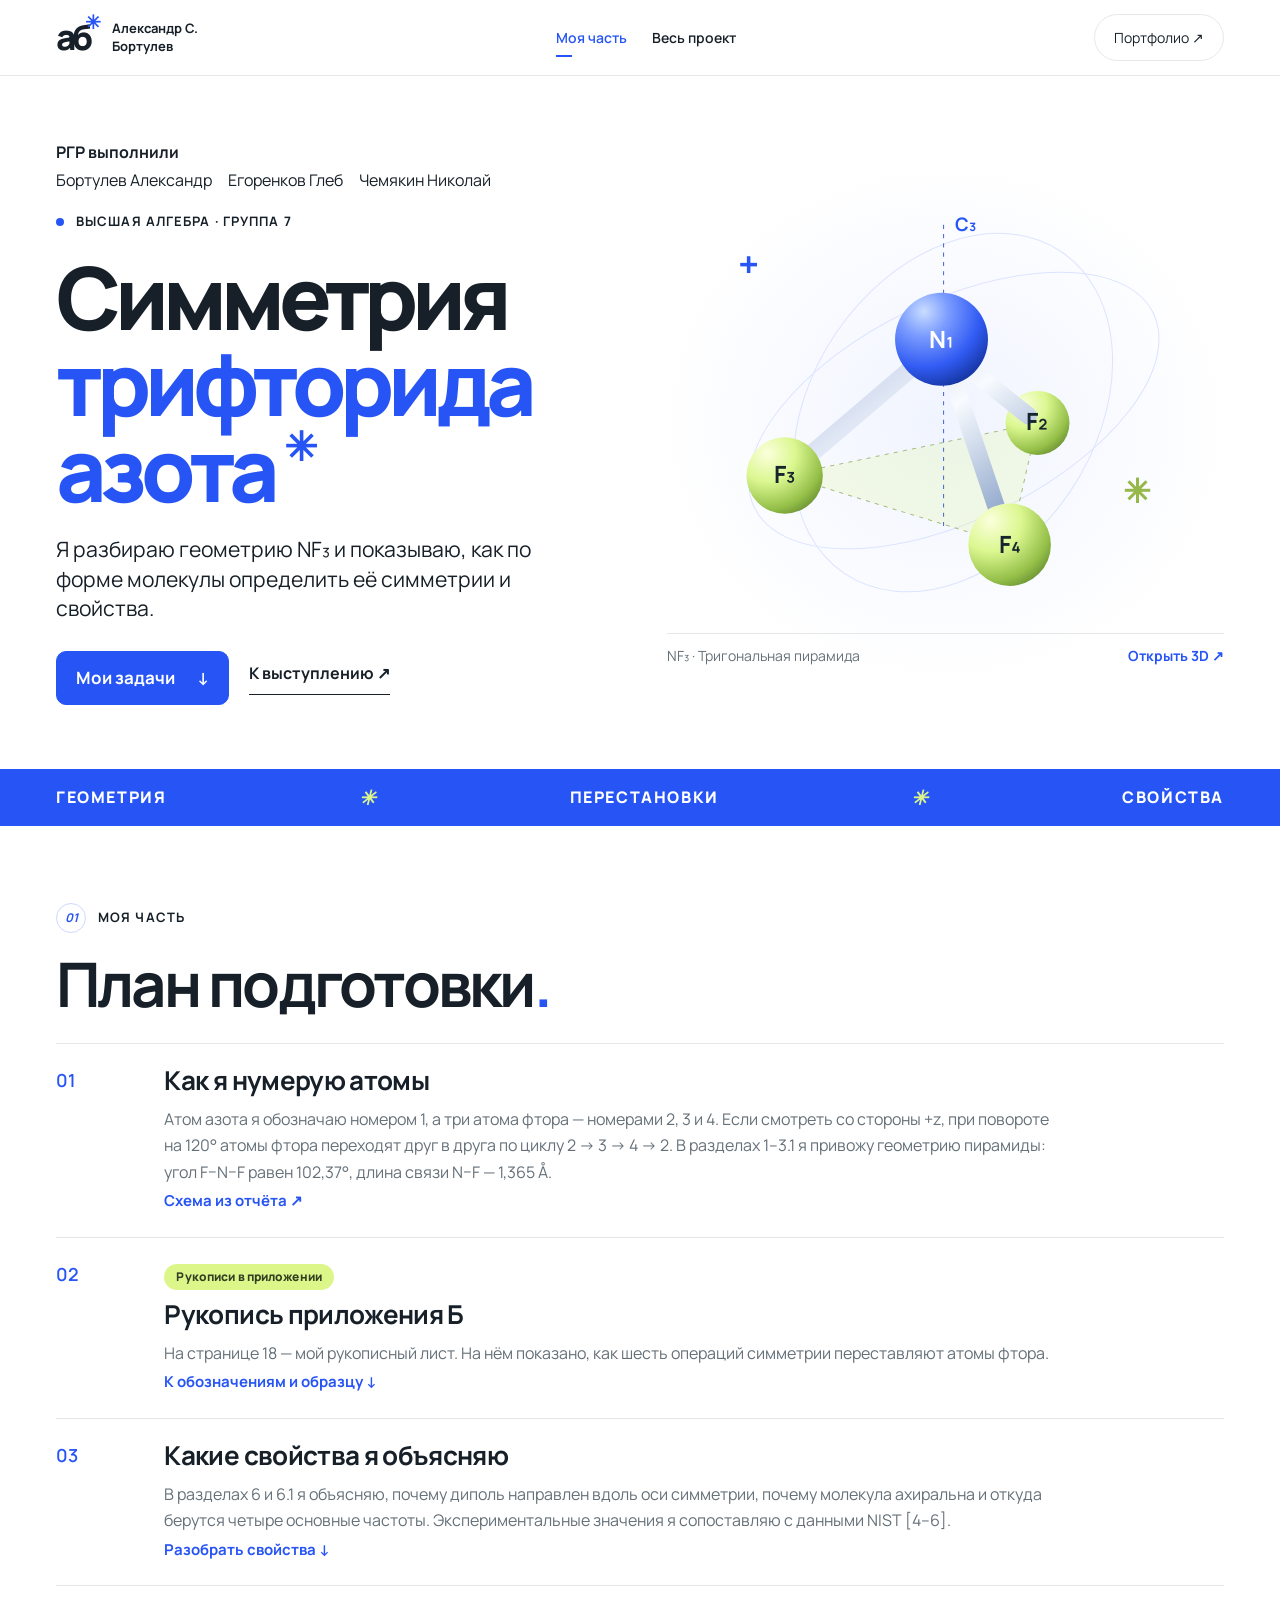
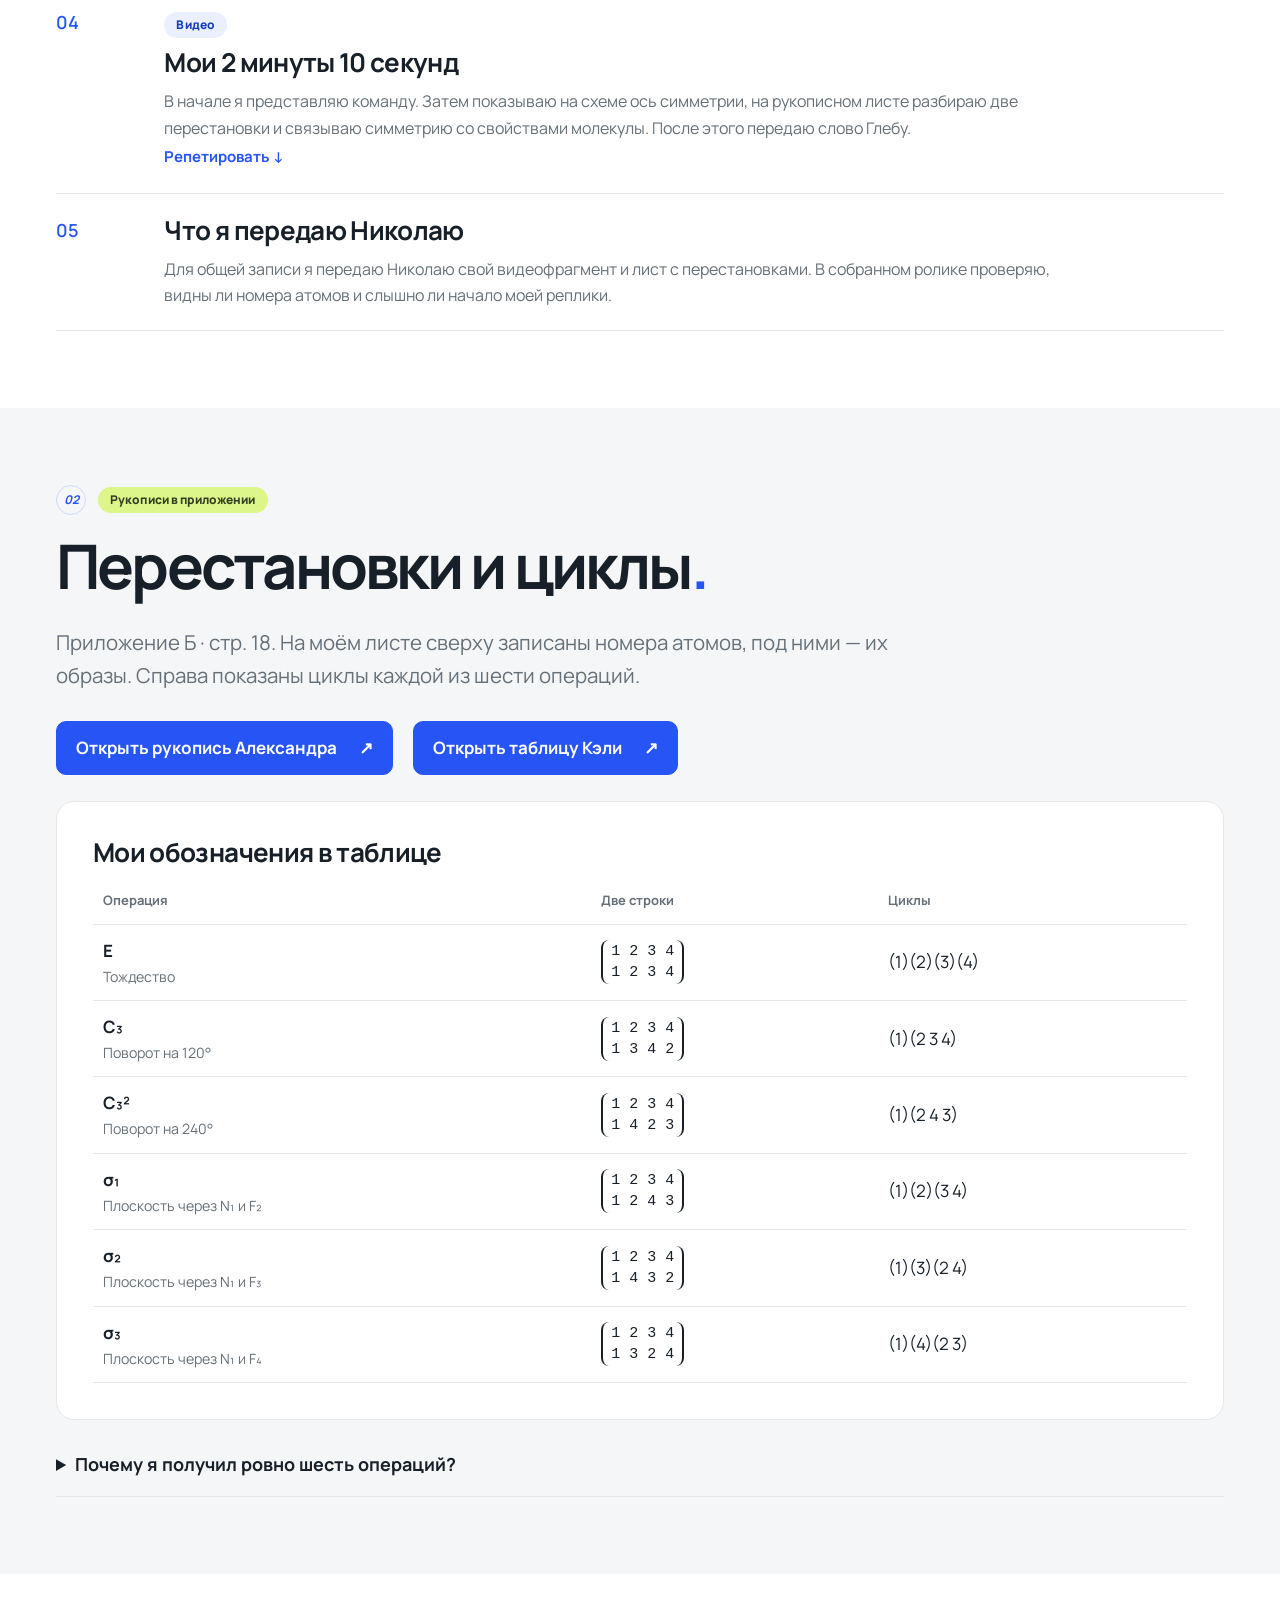
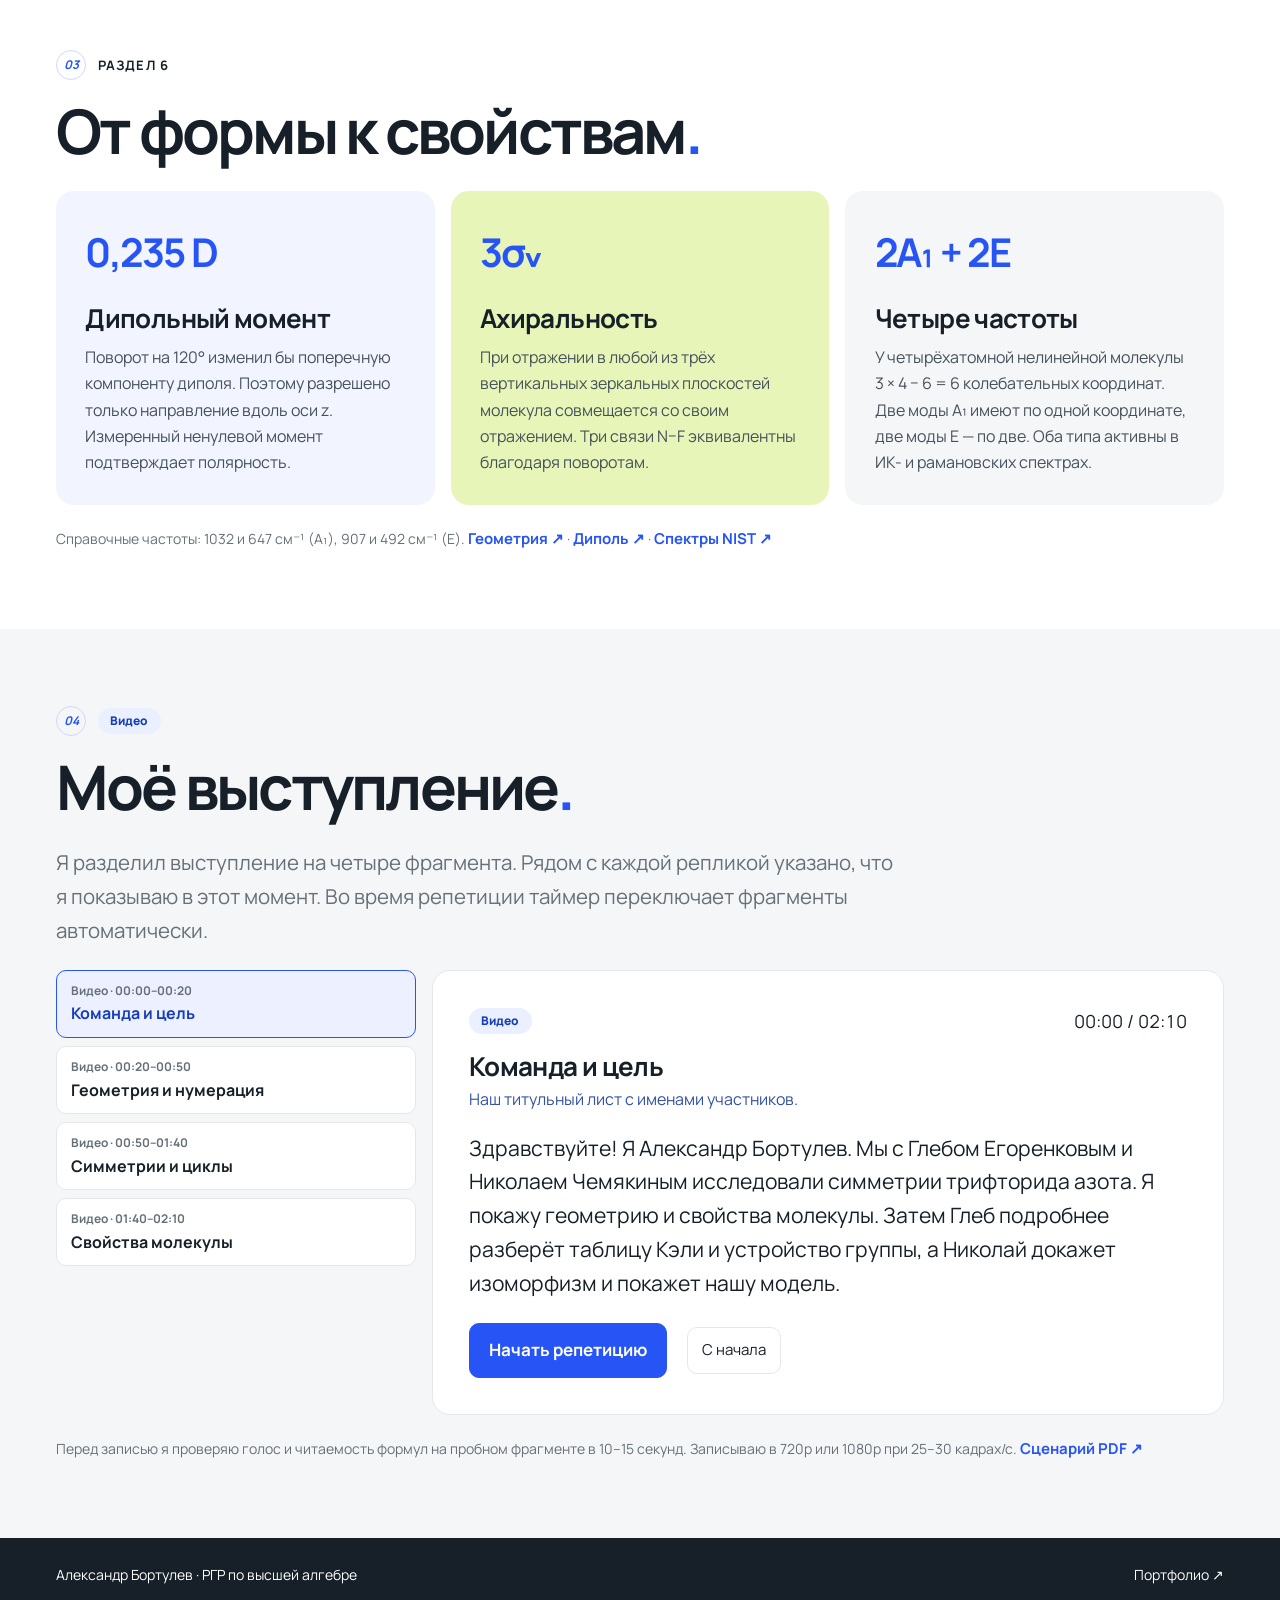
<file: index.html>
<!doctype html><html lang="ru"><head><meta charset="utf-8"><meta name="viewport" content="width=device-width, initial-scale=1"><meta name="theme-color" content="#ffffff"><title>Симметрия NF₃ · Александр Бортулев</title><link rel="icon" href="assets/favicon.svg"><link rel="stylesheet" href="fonts.css"><link rel="stylesheet" href="portfolio.css"><link rel="stylesheet" href="study.css"><script src="assets/speech.js" defer></script><script src="assets/pages.js" defer></script><script src="study.js" defer></script></head><body><a class="skip-link" href="#main">К содержимому</a><header class="site-header"><div class="wrap nav-inner"><a class="brand" href="#personal"><span class="brand-mark">аб<span>✳</span></span><span class="brand-name">Александр С.<br>Бортулев</span></a><nav class="study-nav" aria-label="Основное меню"><a id="nav-personal" href="#personal">Моя часть</a><a id="nav-project" href="#project">Весь проект</a></nav><a class="nav-contact" href="https://bortulev-coder.github.io/Portfolio/">Портфолио ↗</a></div></header>
<main id="main"><div id="personal">
<section class="wrap mast"><div class="mast-copy"><div class="team-credit"><strong>РГР выполнили</strong><span>Бортулев Александр</span><span>Егоренков Глеб</span><span>Чемякин Николай</span></div><div class="eyebrow"><i class="status-dot"></i> Высшая алгебра · Группа 7</div><h1>Симметрия<br><span class="blue">трифторида<br>азота</span><sup>✳</sup></h1><p class="lead">Я разбираю геометрию NF₃ и показываю, как по форме молекулы определить её симметрии и свойства.</p><div class="actions"><a class="button" href="#steps">Мои задачи <span>↓</span></a><a class="text-link" href="#video">К выступлению ↗</a></div></div>
<figure class="hero-fig"><svg viewBox="0 0 540 450" role="img" aria-label="Объёмная схема тригональной пирамиды. Азот 1 над тремя атомами фтора. Через азот и центр основания проходит ось C₃."><defs><radialGradient id="n" cx=".31" cy=".2" r=".84"><stop stop-color="#c9ddff"/><stop offset=".32" stop-color="#7a9bff"/><stop offset=".72" stop-color="#315bf3"/><stop offset="1" stop-color="#1738a7"/></radialGradient><radialGradient id="f" cx=".27" cy=".21" r=".87"><stop stop-color="#fbffdb"/><stop offset=".43" stop-color="#dbf790"/><stop offset=".84" stop-color="#94bf48"/><stop offset="1" stop-color="#719837"/></radialGradient><linearGradient id="bond" x2="1" y2="1"><stop stop-color="#aebddf"/><stop offset=".5" stop-color="#f8fbff"/><stop offset="1" stop-color="#7591be"/></linearGradient></defs><g fill="none" stroke="#dce4ff"><ellipse cx="278" cy="235" rx="215" ry="106" transform="rotate(-26 278 235)"/><ellipse cx="277" cy="237" rx="137" ry="188" transform="rotate(34 277 237)"/></g><path d="M114 298 359 247 332 365Z" fill="#e2f4ac" fill-opacity=".30" stroke="#a8bd85" stroke-dasharray="4 5"/><g stroke="#4668dc" stroke-dasharray="4 5"><path d="M268 55V347"/></g><g font-family="Manrope,sans-serif" font-weight="700"><text x="279" y="61" fill="#2755f5" font-size="18">C₃</text><circle cx="359" cy="247" r="31" fill="url(#f)"/><g stroke="url(#bond)" stroke-width="17" stroke-linecap="round"><path d="M270 176 350 240M257 177 121 293M268 177 327 352"/></g><circle cx="114" cy="298" r="37" fill="url(#f)"/><circle cx="332" cy="365" r="40" fill="url(#f)"/><circle cx="266" cy="166" r="45" fill="url(#n)"/><g text-anchor="middle" font-size="23" fill="#16262c"><text x="114" y="305">F₃</text><text x="359" y="254">F₂</text><text x="332" y="373">F₄</text><text x="266" y="174" fill="white">N₁</text></g><text x="69" y="107" font-size="36" fill="#2755f5">+</text><text x="442" y="325" font-size="32" fill="#96b749">✳</text></g></svg><figcaption><span>NF₃ · Тригональная пирамида</span><a href="assets/model.html">Открыть 3D ↗</a></figcaption></figure></section>
<div class="strip"><div class="wrap"><span>ГЕОМЕТРИЯ</span><i>✳</i><span>ПЕРЕСТАНОВКИ</span><i>✳</i><span>СВОЙСТВА</span></div></div>
<section class="wrap chapter" id="steps"><div class="section-title"><div class="eyebrow"><i class="section-num">01</i> Моя часть</div><h2>План подготовки<span class="blue">.</span></h2></div>
<div class="plan"><article><b>01</b><div><h3>Как я нумерую атомы</h3><p>Атом азота я обозначаю номером 1, а три атома фтора — номерами 2, 3 и 4. Если смотреть со стороны +z, при повороте на 120° атомы фтора переходят друг в друга по циклу 2 → 3 → 4 → 2. В разделах 1–3.1 я привожу геометрию пирамиды: угол F–N–F равен 102,37°, длина связи N–F — 1,365 Å.</p><a href="assets/scheme.png">Схема из отчёта ↗</a></div></article>
<article><b>02</b><div><span class="tag lime">Рукописи в приложении</span><h3>Рукопись приложения Б</h3><p>На странице 18 — мой рукописный лист. На нём показано, как шесть операций симметрии переставляют атомы фтора.</p><a href="#manuscript">К обозначениям и образцу ↓</a></div></article>
<article><b>03</b><div><h3>Какие свойства я объясняю</h3><p>В разделах 6 и 6.1 я объясняю, почему диполь направлен вдоль оси симметрии, почему молекула ахиральна и откуда берутся четыре основные частоты. Экспериментальные значения я сопоставляю с данными NIST [4–6].</p><a href="#properties">Разобрать свойства ↓</a></div></article>
<article><b>04</b><div><span class="tag">Видео</span><h3>Мои 2 минуты 10 секунд</h3><p>В начале я представляю команду. Затем показываю на схеме ось симметрии, на рукописном листе разбираю две перестановки и связываю симметрию со свойствами молекулы. После этого передаю слово Глебу.</p><a href="#video">Репетировать ↓</a></div></article>
<article><b>05</b><div><h3>Что я передаю Николаю</h3><p>Для общей записи я передаю Николаю свой видеофрагмент и лист с перестановками. В собранном ролике проверяю, видны ли номера атомов и слышно ли начало моей реплики.</p></div></article></div></section>
<section class="tint" id="manuscript"><div class="wrap chapter"><div class="eyebrow"><i class="section-num">02</i> <span class="tag lime">Рукописи в приложении</span></div><h2>Перестановки и циклы<span class="blue">.</span></h2><p class="intro">Приложение Б · стр. 18. На моём листе сверху записаны номера атомов, под ними — их образы. Справа показаны циклы каждой из шести операций.</p><div class="actions manuscript-links"><a class="button" href="assets/permutations.jpg" target="_blank" rel="noopener">Открыть рукопись Александра <span aria-hidden="true">↗</span></a><a class="button" href="assets/cayley.png" target="_blank" rel="noopener">Открыть таблицу Кэли <span aria-hidden="true">↗</span></a></div>
<div class="sheet"><h3>Мои обозначения в таблице</h3><div class="tablewrap"><table><thead><tr><th>Операция</th><th>Две строки</th><th>Циклы</th></tr></thead><tbody id="perm"></tbody></table></div></div><details><summary>Почему я получил ровно шесть операций?</summary><p>Любая симметрия оставляет единственный атом азота на месте. Мне достаточно проследить за тремя атомами фтора: вместе с азотом они задают четыре точки, не лежащие в одной плоскости, а значит, их образы однозначно определяют движение. У трёх атомов всего 3! = 6 перестановок. Для каждой я нашёл операцию в таблице. Так я получаю группу C₃ᵥ.</p></details></div></section>
<section class="wrap chapter" id="properties"><div class="eyebrow"><i class="section-num">03</i> Раздел 6</div><h2>От формы к свойствам<span class="blue">.</span></h2><div class="cards"><article><strong>0,235 D</strong><h3>Дипольный момент</h3><p>Поворот на 120° изменил бы поперечную компоненту диполя. Поэтому разрешено только направление вдоль оси z. Измеренный ненулевой момент подтверждает полярность.</p></article><article><strong>3σᵥ</strong><h3>Ахиральность</h3><p>При отражении в любой из трёх вертикальных зеркальных плоскостей молекула совмещается со своим отражением. Три связи N–F эквивалентны благодаря поворотам.</p></article><article><strong>2A₁ + 2E</strong><h3>Четыре частоты</h3><p>У четырёхатомной нелинейной молекулы 3 × 4 − 6 = 6 колебательных координат. Две моды A₁ имеют по одной координате, две моды E — по две. Оба типа активны в ИК- и рамановских спектрах.</p></article></div><p class="sources">Справочные частоты: 1032 и 647 см⁻¹ (A₁), 907 и 492 см⁻¹ (E). <a href="https://cccbdb.nist.gov/expgeom2x.asp?casno=7783542&amp;charge=0">Геометрия ↗</a> · <a href="https://cccbdb.nist.gov/exp2x.asp?casno=7783542&amp;charge=0">Диполь ↗</a> · <a href="https://webbook.nist.gov/cgi/cbook.cgi?ID=C7783542&amp;Mask=800">Спектры NIST ↗</a></p></section>
<section class="tint" id="video"><div class="wrap chapter"><div class="eyebrow"><i class="section-num">04</i> <span class="tag">Видео</span></div><h2>Моё выступление<span class="blue">.</span></h2><p class="intro">Я разделил выступление на четыре фрагмента. Рядом с каждой репликой указано, что я показываю в этот момент. Во время репетиции таймер переключает фрагменты автоматически.</p><div class="rehearse"><div class="segments" id="segments" aria-label="Фрагменты выступления"></div><div class="cue"><div class="cue-top"><span class="tag">Видео</span><span id="clock">00:00 / 02:10</span></div><h3 id="cue-title"></h3><p class="cue-screen" id="cue-screen"></p><blockquote id="cue-text"></blockquote><div class="controls"><button class="button" id="play">Начать репетицию</button><button class="plain" id="reset">С начала</button></div></div></div><p class="sources">Перед записью я проверяю голос и читаемость формул на пробном фрагменте в 10–15 секунд. Записываю в 720p или 1080p при 25–30 кадрах/с. <a href="assets/speech.pdf#page=2">Сценарий PDF ↗</a></p></div></section></div>
<div id="project" hidden><section class="wrap chapter"><div class="team-credit"><strong>РГР выполнили</strong><span>Бортулев Александр</span><span>Егоренков Глеб</span><span>Чемякин Николай</span></div><div class="eyebrow"><i class="status-dot"></i> Высшая алгебра · Группа 7</div><h1 class="project-title">Весь <span class="blue">проект.</span></h1><p class="intro">Мы нашли шесть пространственных симметрий NF₃ и сопоставили каждой перестановку трёх атомов фтора. Так мы получили все элементы группы S₃.</p><div class="actions"><a class="button" href="#reader">Читать весь отчёт ↓</a><a class="text-link" href="assets/materials.zip" download>Скачать комплект ↓</a></div>
<div class="cards team"><article><span class="tag">00:00–02:10 · Видео</span><h3>Александр Бортулев</h3><p>Моя треть работы — геометрия, точечная группа, перестановки и свойства молекулы. Мои разделы — 1–3.1 и 6, рукопись — в приложении Б.</p></article><article><span class="tag">02:10–04:20 · Видео</span><h3>Глеб Егоренков</h3><p>Моя треть работы — таблица Кэли, аксиомы группы, подгруппы, классы сопряжённости и порождающие. Мои разделы — 3.2–3.5 и приложение А.</p></article><article><span class="tag">04:20–06:30 · Видео</span><h3>Николай Чемякин</h3><p>Моя треть работы — доказательство изоморфизма, модель и анимации. Я отвечаю также за сборку отчёта и монтаж видео. Мои разделы — 4–5 и 7, электронные материалы — в приложении В.</p></article></div></section>
<section class="tint" id="reader"><div class="wrap chapter"><div class="eyebrow">РГР · 19 страниц</div><h2>Полный отчёт<span class="blue">.</span></h2><p class="intro">В отчёте мы выводим точечную группу NF₃, строим таблицу Кэли и доказываем изоморфизм с S₃. В приложениях А и Б приводим наши рукописные вычисления.</p><div class="reader-bar"><label>Страница <select id="pages"></select></label><div><button class="plain" id="prev" aria-label="Предыдущая страница">←</button> <button class="plain" id="next" aria-label="Следующая страница">→</button></div></div><a class="button" id="reader-model" href="assets/model.html" target="_blank" rel="noopener" hidden>Открыть интерактивную 3D-модель NF₃ ↗</a><figure class="paper"><img id="pdfpage" src="assets/pages/1.webp" alt="Страница 1. Титульный лист"></figure><details><summary>Текст открытой страницы</summary><pre id="accessible-page"></pre></details><div class="actions"><a class="text-link" href="assets/report.pdf">Открыть PDF ↗</a><a class="text-link" href="assets/report.docx" download>Скачать Word ↓</a></div></div></section>
<section class="wrap chapter" id="visuals"><div class="eyebrow">Разделы 3–5</div><h2>Группа в действии<span class="blue">.</span></h2><p class="intro">В таблице Кэли первой применяется операция столбца. Поэтому rσ₁ = σ₃, а σ₁r = σ₂. Все шесть симметрий дают разные перестановки трёх фторов, а композиция сохраняется. Отсюда C₃ᵥ ≅ S₃ ≅ D₃.</p><div class="cards media"><article><img src="assets/scheme.png" alt="Схема оси и трёх плоскостей симметрии"><h3>Интерактивная молекула</h3><p>В модели мы сохранили номера атомов. По ним видно, куда переходит каждый атом при повороте или отражении.</p><a class="text-link" href="assets/model.html">Открыть модель ↗</a></article><article><img src="assets/subgroups.png" alt="Диаграмма включения шести подгрупп"><h3>Шесть подгрупп</h3><p>Единичная, вся группа, группа трёх вращений и три подгруппы отражений порядка два. Три класса сопряжённости — {E}, {r, r²}, {σ₁, σ₂, σ₃}.</p></article></div><h3 class="subhead"><span class="tag">Видео</span> Демонстрация трёх классов</h3><video controls preload="none" poster="assets/scheme.png" src="assets/demo.mp4" aria-label="Демонстрация E, C₃ и σ₁, За 55 секунд мы показываем тождество, поворот и отражение. При отражении только конечный кадр показывает результат операции. Промежуточные кадры иллюстрируют обмен меток. Отдельные анимации: </video><p class="sources">55 секунд без звука для фрагмента Николая. Промежуточные кадры отражения условны. Отдельные анимации: <a href="assets/E.gif">Тождество</a> · <a href="assets/C3.gif">Поворот</a> · <a href="assets/sigma.gif">Отражение</a>.</p>
<h3 class="subhead">Файлы команды</h3><div class="files"><a href="assets/speech.pdf">Видео · сценарий всех троих <span>PDF ↗</span></a><a href="assets/verify_nf3.py" download>Проверка вычислений <span>PY ↓</span></a><a href="assets/checks.json" download>Результаты проверки <span>JSON ↓</span></a><a href="assets/NF3.xyz" download>Координаты атомов <span>XYZ ↓</span></a><a href="assets/NF3.mol" download>Молекулярная структура <span>MOL ↓</span></a><a href="assets/assessment.pdf">Форма взаимного оценивания <span>PDF ↗</span></a></div><p class="sources"><span class="tag lime">Рукописи в приложении</span> А — таблица Кэли Глеба, стр. 17. Б — подстановки и циклы Александра, стр. 18. </p><div class="actions manuscript-links"><a class="button" href="assets/permutations.jpg" target="_blank" rel="noopener">Открыть рукопись Александра <span aria-hidden="true">↗</span></a><a class="button" href="assets/cayley.png" target="_blank" rel="noopener">Открыть таблицу Кэли <span aria-hidden="true">↗</span></a></div></section></div></main>
<footer><div class="wrap">Александр Бортулев · РГР по высшей алгебре <a href="https://bortulev-coder.github.io/Portfolio/">Портфолио ↗</a></div></footer>

</body></html>
</file>
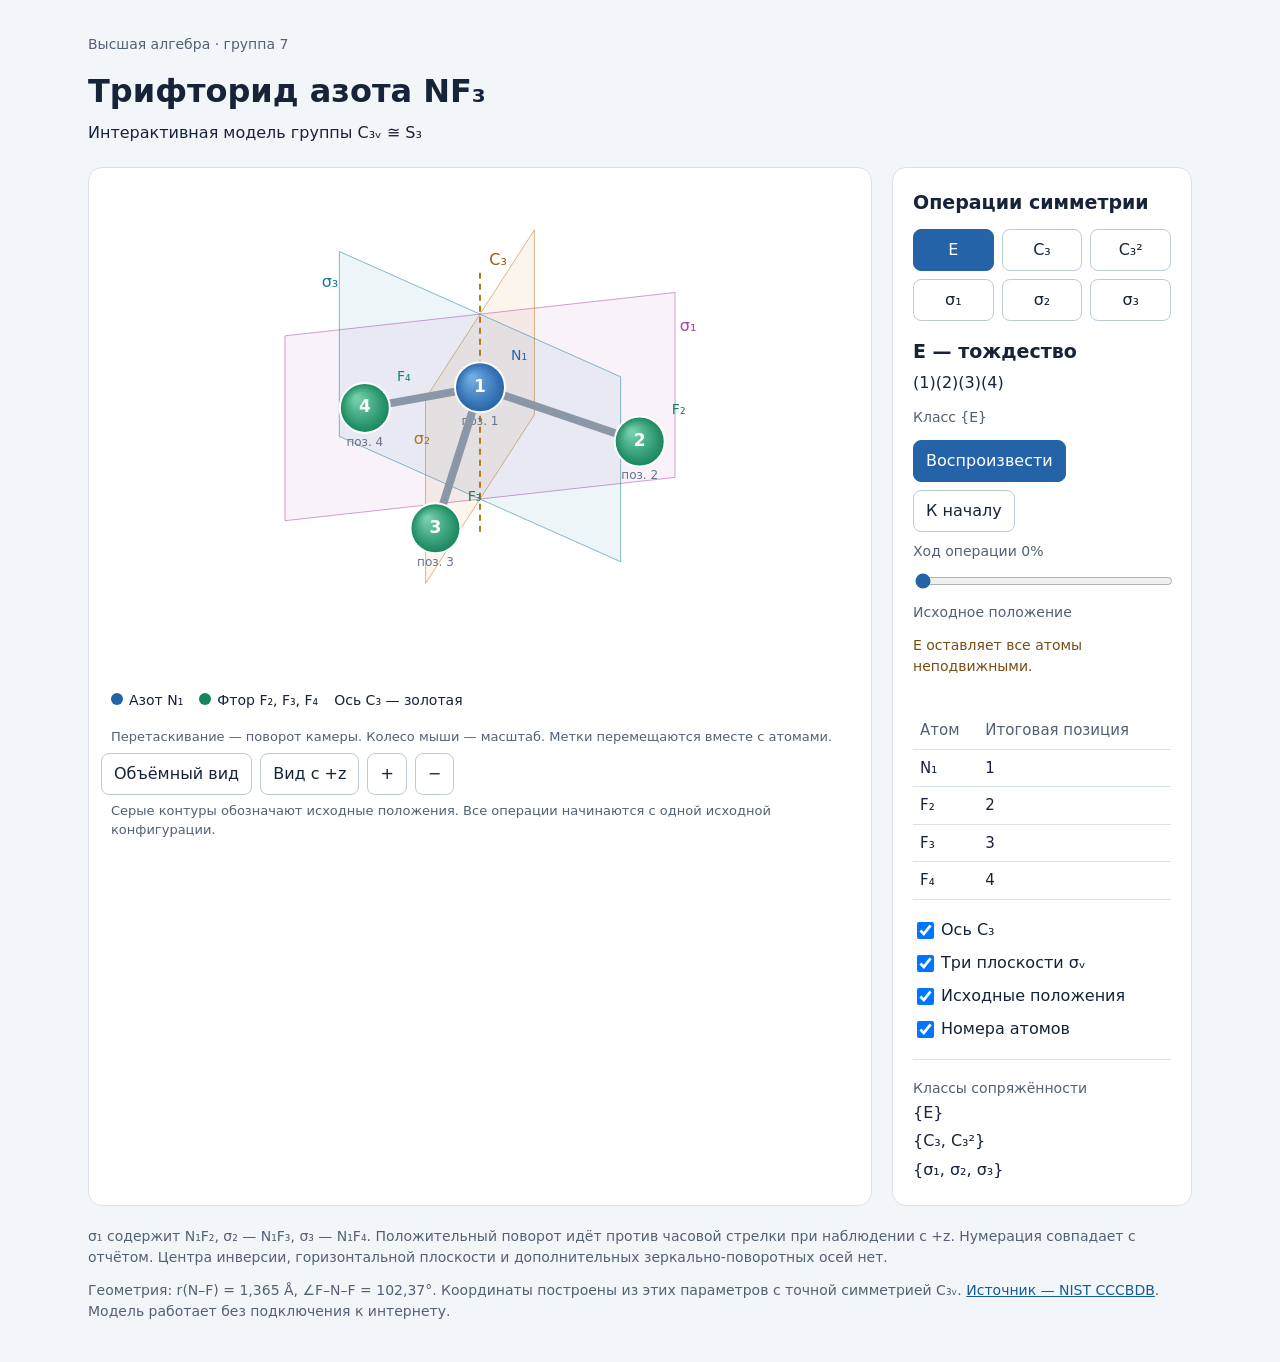
<file: assets/model.html>
<!doctype html>
<html lang="ru">
<head>
<meta charset="utf-8"><meta name="viewport" content="width=device-width,initial-scale=1">
<title>NF₃ — группа симметрии C₃ᵥ</title>
<style>
:root{color-scheme:light;--ink:#162338;--muted:#536174;--line:#d8e1e9;--blue:#2563a8;--green:#16855b;--paper:#fff;--bg:#f3f6f9}
*{box-sizing:border-box}body{margin:0;background:var(--bg);color:var(--ink);font:16px/1.5 system-ui,sans-serif}main{max-width:1160px;margin:auto;padding:28px}header{margin-bottom:22px}h1{font-size:32px;margin:0 0 5px;font-weight:650}h2{font-size:19px;margin:0 0 12px}p{margin:6px 0 12px}.meta{font-size:14px;color:var(--muted)}.layout{display:grid;grid-template-columns:minmax(0,1fr) 300px;gap:20px}.model,.controls{background:var(--paper);border:1px solid var(--line);border-radius:14px;overflow:hidden}.model{padding:12px}.controls{padding:20px}canvas{display:block;width:100%;height:510px;touch-action:none;cursor:grab}canvas:active{cursor:grabbing}.row{display:flex;align-items:center;flex-wrap:wrap;gap:8px}.row+.row{margin-top:10px}button{font:inherit;border:1px solid #bccbd8;border-radius:8px;padding:8px 12px;background:white;color:var(--ink);cursor:pointer;min-height:42px}button:hover{background:#eef4fa}button:focus-visible,input:focus-visible{outline:3px solid #90b9e1;outline-offset:3px}button[aria-pressed=true],button.primary{color:white;background:var(--blue);border-color:var(--blue)}.operations{display:grid;grid-template-columns:repeat(3,1fr);gap:8px;margin-bottom:16px}.label{font-size:14px;color:var(--muted)}.legend{display:flex;gap:16px;flex-wrap:wrap;padding:0 10px 10px;font-size:14px}.dot{display:inline-block;width:12px;height:12px;border-radius:50%;margin-right:6px}.nitrogen{background:var(--blue)}.fluorine{background:var(--green)}.note{font-size:14px;color:var(--muted);margin-top:14px}#opname{font-size:19px;font-weight:600}#warning{font-size:14px;color:#764f13;min-height:65px}#mapping{width:100%;border-collapse:collapse;font-size:15px;margin:12px 0 18px}#mapping th,#mapping td{text-align:left;padding:7px;border-bottom:1px solid var(--line)}#mapping th{font-weight:500;color:var(--muted)}label{display:block;margin:9px 0}input[type=checkbox]{width:17px;height:17px;vertical-align:middle;margin-right:7px}input[type=range]{width:100%;accent-color:var(--blue)}hr{border:0;border-top:1px solid var(--line);margin:18px 0}footer{margin-top:20px;font-size:14px;color:var(--muted)}a{color:#165b99;overflow-wrap:anywhere}.hint{font-size:13px;color:var(--muted);margin:6px 10px}.time{font-variant-numeric:tabular-nums}.classes{line-height:1.8}#stage{font-weight:500}.full{width:100%}
@media(max-width:800px){main{padding:16px}.layout{grid-template-columns:1fr}canvas{height:400px}.controls{padding:18px}h1{font-size:27px}.operations{grid-template-columns:repeat(6,1fr)}button{padding:8px}}
@media(max-width:430px){canvas{height:335px}.operations{grid-template-columns:repeat(3,1fr)}main{padding:10px}h1{font-size:24px}.legend{gap:10px}.row button{font-size:14px}}
</style>
</head>
<body><main>
<header><p class="meta">Высшая алгебра · группа 7</p><h1>Трифторид азота NF₃</h1><p>Интерактивная модель группы C₃ᵥ ≅ S₃</p></header>
<div class="layout">
<section class="model" aria-label="Модель молекулы">
<canvas id="molecule" role="img" aria-label="Молекула NF3 с нумерацией атомов, осью C3 и тремя зеркальными плоскостями">В нашей модели атом азота N₁ находится над плоскостью трёх атомов фтора F₂, F₃ и F₄.</canvas>
<div class="legend"><span><i class="dot nitrogen"></i>Азот N₁</span><span><i class="dot fluorine"></i>Фтор F₂, F₃, F₄</span><span>Ось C₃ — золотая</span></div>
<p class="hint">Перетаскивание — поворот камеры. Колесо мыши — масштаб. Метки перемещаются вместе с атомами.</p>
<div class="row"><button id="oblique">Объёмный вид</button><button id="top">Вид с +z</button><button id="zoomIn" aria-label="Приблизить">+</button><button id="zoomOut" aria-label="Отдалить">−</button></div>
<p class="hint">Серые контуры обозначают исходные положения. Все операции начинаются с одной исходной конфигурации.</p>
</section>
<aside class="controls">
<h2>Операции симметрии</h2>
<div class="operations" role="group" aria-label="Выбрать операцию">
<button data-op="E" aria-pressed="true">E</button><button data-op="r" aria-pressed="false">C₃</button><button data-op="r2" aria-pressed="false">C₃²</button><button data-op="s1" aria-pressed="false">σ₁</button><button data-op="s2" aria-pressed="false">σ₂</button><button data-op="s3" aria-pressed="false">σ₃</button>
</div>
<div aria-live="polite"><div id="opname">E — тождество</div><p id="cycle">(1)(2)(3)(4)</p><p class="label" id="classLabel">Класс {E}</p></div>
<div class="row"><button id="play" class="primary">Воспроизвести</button><button id="start">К началу</button></div>
<label for="progress" class="label">Ход операции <span id="percent" class="time">0%</span></label><input id="progress" type="range" min="0" max="1000" value="0" aria-label="Ход операции">
<p id="stage" class="label">Исходное положение</p><p id="warning">E оставляет все атомы неподвижными.</p>
<table id="mapping"><thead><tr><th>Атом</th><th>Итоговая позиция</th></tr></thead><tbody></tbody></table>
<label><input type="checkbox" id="axis" checked>Ось C₃</label>
<label><input type="checkbox" id="planes" checked>Три плоскости σᵥ</label>
<label><input type="checkbox" id="ghost" checked>Исходные положения</label>
<label><input type="checkbox" id="labels" checked>Номера атомов</label>
<hr><div class="label">Классы сопряжённости</div><div class="classes">{E}<br>{C₃, C₃²}<br>{σ₁, σ₂, σ₃}</div>
</aside></div>
<footer><p>σ₁ содержит N₁F₂, σ₂ — N₁F₃, σ₃ — N₁F₄. Положительный поворот идёт против часовой стрелки при наблюдении с +z. Нумерация совпадает с отчётом. Центра инверсии, горизонтальной плоскости и дополнительных зеркально-поворотных осей нет.</p>
<p>Геометрия: r(N–F) = 1,365 Å, ∠F–N–F = 102,37°. Координаты построены из этих параметров с точной симметрией C₃ᵥ. <a href="https://cccbdb.nist.gov/expgeom2x.asp?casno=7783542&amp;charge=0" target="_blank" rel="noreferrer">Источник — NIST CCCBDB</a>. Модель работает без подключения к интернету.</p>
</footer></main>
<script>
'use strict';
const q=id=>document.getElementById(id),canvas=q('molecule'),ctx=canvas.getContext('2d');
const R=1.2281075824057857,h=.5957992665633418;
const atoms=[[0,0,h],[R,0,0],[-R/2,Math.sqrt(3)*R/2,0],[-R/2,-Math.sqrt(3)*R/2,0]];
const names=['N₁','F₂','F₃','F₄'],atomColors=['#2563a8','#16855b','#16855b','#16855b'];
const ops={E:{title:'E — тождество',cycle:'(1)(2)(3)(4)',p:[1,2,3,4]},r:{title:'C₃ — поворот на 120°',cycle:'(1)(2 3 4)',angle:2*Math.PI/3,p:[1,3,4,2]},r2:{title:'C₃² — поворот на 240°',cycle:'(1)(2 4 3)',angle:4*Math.PI/3,p:[1,4,2,3]},s1:{title:'σ₁ — плоскость N₁F₂',cycle:'(1)(2)(3 4)',theta:0,p:[1,2,4,3]},s2:{title:'σ₂ — плоскость N₁F₃',cycle:'(1)(3)(2 4)',theta:2*Math.PI/3,p:[1,4,3,2]},s3:{title:'σ₃ — плоскость N₁F₄',cycle:'(1)(4)(2 3)',theta:4*Math.PI/3,p:[1,3,2,4]}};
let op='E',t=0,yaw=.25,elevation=.45,zoom=1,playing=false,runId=0,width=0,height=0;
function transformed(key,progress){const o=ops[key];return atoms.map(([x,y,z])=>{if(o.angle!==undefined){const a=o.angle*progress;return [x*Math.cos(a)-y*Math.sin(a),x*Math.sin(a)+y*Math.cos(a),z];}if(o.theta!==undefined){const nx=-Math.sin(o.theta),ny=Math.cos(o.theta),distance=nx*x+ny*y;return [x-2*progress*distance*nx,y-2*progress*distance*ny,z];}return [x,y,z];});}
function project([x,y,z]){const xx=Math.cos(yaw)*x+Math.sin(yaw)*y,yy=-Math.sin(yaw)*x+Math.cos(yaw)*y,zz=z-.2;const scale=Math.min(width/4.9,height/3.8)*zoom;return [width/2+xx*scale,height/2-(Math.cos(elevation)*zz-Math.sin(elevation)*yy)*scale,Math.cos(elevation)*yy+Math.sin(elevation)*zz,scale];}
function line(points,color,lw=1,dash=[]){ctx.beginPath();points.forEach((p,i)=>{const a=project(p);i?ctx.lineTo(a[0],a[1]):ctx.moveTo(a[0],a[1]);});ctx.strokeStyle=color;ctx.lineWidth=lw;ctx.setLineDash(dash);ctx.stroke();ctx.setLineDash([]);}
function textAt(label,p,color,dx=0,dy=0){const v=project(p);ctx.fillStyle=color;ctx.font='16px system-ui';ctx.textAlign='center';ctx.fillText(label,v[0]+dx,v[1]+dy);}
function draw(){ctx.clearRect(0,0,width,height);const coords=transformed(op,t);
 if(q('planes').checked){[0,2*Math.PI/3,4*Math.PI/3].forEach((angle,i)=>{const c=Math.cos(angle),s=Math.sin(angle),col=['167,70,166','192,117,18','21,121,155'][i];const ps=[[-1.5*c,-1.5*s,-.33],[1.5*c,1.5*s,-.33],[1.5*c,1.5*s,1.20],[-1.5*c,-1.5*s,1.20]];ctx.beginPath();ps.forEach((p,j)=>{const v=project(p);j?ctx.lineTo(v[0],v[1]):ctx.moveTo(v[0],v[1]);});ctx.closePath();ctx.fillStyle=`rgba(${col},${op==='s'+(i+1)?'.18':'.07'})`;ctx.fill();ctx.strokeStyle=`rgba(${col},.5)`;ctx.lineWidth=1;ctx.stroke();textAt(['σ₁','σ₂','σ₃'][i],[1.60*c,1.60*s,.87],`rgb(${col})`);});}
 if(q('axis').checked){line([[0,0,-.6],[0,0,1.55]],'#b47b18',2,[6,5]);textAt('C₃',[0,0,1.58],'#946014',18,-3);}
 if(q('ghost').checked){atoms.forEach((p,i)=>{const v=project(p),r=22;ctx.beginPath();ctx.arc(v[0],v[1],r,0,Math.PI*2);ctx.strokeStyle='#bfc9d4';ctx.lineWidth=1.5;ctx.setLineDash([3,4]);ctx.stroke();ctx.setLineDash([]);if(q('labels').checked){ctx.fillStyle='#65758a';ctx.font='12px system-ui';ctx.fillText('поз. '+(i+1),v[0],v[1]+38);}});}
 for(let i=1;i<4;i++)line([coords[0],coords[i]],'#8b97a6',8);
 coords.map((p,i)=>({p,i,v:project(p)})).sort((a,b)=>a.v[2]-b.v[2]).forEach(({i,v})=>{const radius=Math.max(15,Math.min(25,v[3]*.19));const grad=ctx.createRadialGradient(v[0]-radius*.32,v[1]-radius*.38,radius*.1,v[0],v[1],radius);grad.addColorStop(0,i===0?'#70ace1':'#73cfaa');grad.addColorStop(1,atomColors[i]);ctx.beginPath();ctx.arc(v[0],v[1],radius,0,2*Math.PI);ctx.fillStyle=grad;ctx.fill();ctx.strokeStyle='white';ctx.lineWidth=2;ctx.stroke();if(q('labels').checked){ctx.textAlign='center';ctx.textBaseline='middle';ctx.font='600 17px system-ui';ctx.fillStyle='white';ctx.fillText(String(i+1),v[0],v[1]);ctx.font='14px system-ui';ctx.fillStyle=atomColors[i];ctx.fillText(names[i],v[0]+radius+14,v[1]-radius-6);ctx.textBaseline='alphabetic';}});
}
function resize(){const box=canvas.getBoundingClientRect(),dpr=Math.min(devicePixelRatio||1,2);width=box.width;height=box.height;canvas.width=Math.round(width*dpr);canvas.height=Math.round(height*dpr);ctx.setTransform(dpr,0,0,dpr,0,0);draw();}
function sync(){q('progress').value=Math.round(t*1000);q('percent').textContent=Math.round(t*100)+'%';q('stage').textContent=t===0?'Исходное положение':t===1?'Итоговая конфигурация':'Промежуточный кадр';draw();}
function stop(){runId++;playing=false;q('play').textContent='Воспроизвести';}
function animate(){stop();playing=true;q('play').textContent='Пауза';const id=runId,start=performance.now(),initial=t>=1?0:t;t=initial;const duration=2500;if(matchMedia('(prefers-reduced-motion: reduce)').matches){t=1;stop();sync();return;}function step(now){if(id!==runId)return;t=Math.min(1,initial+(now-start)/duration);sync();if(t<1)requestAnimationFrame(step);else stop();}requestAnimationFrame(step);}
function choose(key,play=true){stop();op=key;t=0;const o=ops[op];q('opname').textContent=o.title;q('cycle').textContent=o.cycle;q('classLabel').textContent='Класс '+(op==='E'?'{E}':op.startsWith('s')?'{σ₁, σ₂, σ₃}':'{C₃, C₃²}');q('warning').textContent=op.startsWith('s')?'Промежуточные кадры отражения — условная интерполяция, а не физическое движение молекулы.':op==='E'?'E оставляет все атомы неподвижными.':'Поворот сохраняет все длины связей и углы.';q('mapping').querySelector('tbody').innerHTML=o.p.map((j,i)=>`<tr><td>${names[i]}</td><td>${j}</td></tr>`).join('');document.querySelectorAll('[data-op]').forEach(b=>b.setAttribute('aria-pressed',String(b.dataset.op===op)));sync();if(play)animate();}
document.querySelectorAll('[data-op]').forEach(b=>b.addEventListener('click',()=>choose(b.dataset.op)));
q('play').addEventListener('click',()=>playing?stop():animate());q('start').addEventListener('click',()=>{stop();t=0;sync();});q('progress').addEventListener('input',e=>{stop();t=Number(e.target.value)/1000;sync();});
['axis','planes','ghost','labels'].forEach(id=>q(id).addEventListener('change',draw));
q('top').addEventListener('click',()=>{yaw=0;elevation=Math.PI/2;zoom=1;draw();});q('oblique').addEventListener('click',()=>{yaw=.25;elevation=.45;zoom=1;draw();});q('zoomIn').addEventListener('click',()=>{zoom=Math.min(1.65,zoom*1.15);draw();});q('zoomOut').addEventListener('click',()=>{zoom=Math.max(.6,zoom/1.15);draw();});
let pointer=null;canvas.addEventListener('pointerdown',e=>{pointer=[e.clientX,e.clientY];canvas.setPointerCapture(e.pointerId);});canvas.addEventListener('pointermove',e=>{if(!pointer)return;yaw+=(e.clientX-pointer[0])*.008;elevation=Math.max(-1.5,Math.min(Math.PI/2,elevation+(e.clientY-pointer[1])*.008));pointer=[e.clientX,e.clientY];draw();});canvas.addEventListener('pointerup',()=>pointer=null);canvas.addEventListener('pointercancel',()=>pointer=null);canvas.addEventListener('wheel',e=>{e.preventDefault();zoom=Math.max(.6,Math.min(1.65,zoom*Math.exp(-e.deltaY*.001)));draw();},{passive:false});
new ResizeObserver(resize).observe(canvas);choose('E',false);resize();
window.nf3Test={atoms,ops,transformed,choose,get state(){return {op,t,yaw,elevation,zoom}}};
</script></body></html>
</file>
<file: fonts.css>
@font-face {
  font-family: 'Manrope';
  font-style: normal;
  font-weight: 400;
  font-display: swap;
  src: url(assets/manrope-400.ttf) format('truetype');
}
@font-face {
  font-family: 'Manrope';
  font-style: normal;
  font-weight: 500;
  font-display: swap;
  src: url(assets/manrope-500.ttf) format('truetype');
}
@font-face {
  font-family: 'Manrope';
  font-style: normal;
  font-weight: 600;
  font-display: swap;
  src: url(assets/manrope-600.ttf) format('truetype');
}
@font-face {
  font-family: 'Manrope';
  font-style: normal;
  font-weight: 700;
  font-display: swap;
  src: url(assets/manrope-700.ttf) format('truetype');
}
@font-face {
  font-family: 'Manrope';
  font-style: normal;
  font-weight: 800;
  font-display: swap;
  src: url(assets/manrope-800.ttf) format('truetype');
}
</file>
<file: portfolio.css>
:root{--blue:#2755f5;--ink:#172028;--muted:#657078;--line:#e5e7e9;--lime:#ddf68a;--paper:#f5f6f8;--ease:cubic-bezier(.2,.7,.2,1)}
body{overflow-x:clip}
img{height:auto}
.section-num.section-range{width:auto;min-width:46px;padding:0 8px;border-radius:30px;white-space:nowrap}
*{box-sizing:border-box}html{scroll-behavior:smooth;scroll-padding-top:110px}body{margin:0;background:#fff;color:var(--ink);font-family:Manrope,"Segoe UI",sans-serif;font-size:18px;line-height:1.65;-webkit-font-smoothing:antialiased}a{color:inherit;text-decoration:none}button,input{font:inherit}button,a,input,summary{-webkit-tap-highlight-color:transparent}button{cursor:pointer}button:disabled{cursor:not-allowed}a:focus-visible,button:focus-visible,summary:focus-visible,input:focus-visible{outline:3px solid var(--blue);outline-offset:5px}button{color:inherit}img{display:block;max-width:100%}h1,h2,h3,p,figure,blockquote{margin:0}h1,h2,h3{line-height:1.15;letter-spacing:-.045em}h1{font-size:clamp(64px,7.6vw,112px);font-weight:800}h2{font-size:clamp(38px,4.3vw,64px);font-weight:700}h3{font-size:26px;letter-spacing:-.025em}p{color:var(--muted)}.wrap{width:min(1320px,calc(100% - 112px));margin:auto}.blue{color:var(--blue)}.section{padding:110px 0}.eyebrow{font-size:13px;letter-spacing:.085em;text-transform:uppercase;font-weight:700;display:flex;align-items:center;gap:12px;line-height:1.5}.section-num{color:var(--blue);font-size:12px;border:1px solid #cfd7fd;border-radius:50%;width:30px;height:30px;display:inline-grid;place-items:center;letter-spacing:0;flex-shrink:0}.status-dot{display:inline-block;width:8px;height:8px;background:var(--blue);border-radius:50%;flex-shrink:0}.section-heading{display:flex;align-items:flex-end;justify-content:space-between;gap:40px;margin-bottom:56px}.section-heading h2{margin-top:25px}.section-heading>p{font-size:17px;max-width:320px;padding-bottom:4px}.text-link{border:0;border-bottom:1px solid currentColor;padding:0 0 8px;background:none;display:inline-flex;align-items:center;gap:28px;font-size:16px;font-weight:700;transition:color .2s,gap .2s}.text-link:hover{color:var(--blue);gap:37px}.button{display:inline-flex;gap:44px;align-items:center;justify-content:space-between;border:1px solid var(--blue);border-radius:10px;background:var(--blue);color:#fff;padding:18px 24px;font-size:17px;font-weight:700;transition:transform .25s,box-shadow .25s}.button:hover{transform:translateY(-3px);box-shadow:0 12px 24px #2755f526}.button:disabled{opacity:.45;transform:none;box-shadow:none}.pill{display:inline-flex;align-items:center;gap:9px;padding:6px 12px;border-radius:30px;background:#f1f4ff;font-size:13px;font-weight:700}.subtle{font-size:14px;color:var(--muted)}.sr-only{position:absolute;width:1px;height:1px;padding:0;margin:-1px;overflow:hidden;clip:rect(0,0,0,0);white-space:nowrap;border:0}.skip-link{position:fixed;left:20px;top:-100px;background:var(--blue);color:#fff;padding:12px 18px;z-index:100}.skip-link:focus{top:12px}.reading-progress{height:3px;position:fixed;top:0;left:0;width:100%;transform-origin:left;transform:scaleX(0);background:var(--blue);z-index:60}
.site-header{height:100px;position:sticky;top:0;background:#fffffff2;backdrop-filter:blur(16px);border-bottom:1px solid var(--line);z-index:50}.nav-inner{height:100%;display:flex;align-items:center;justify-content:space-between;gap:28px}.brand{display:flex;align-items:center;gap:13px;font-size:14px;font-weight:700;line-height:1.35}.brand-mark{font-size:35px;letter-spacing:-.12em;line-height:1;font-weight:800;position:relative;padding-right:10px;white-space:nowrap}.brand-mark>span{font-size:19px;letter-spacing:0;color:var(--blue);position:absolute;right:-2px;top:-7px}.brand-name{font-size:13px}.site-header nav{display:flex;gap:29px;align-items:center}.site-header nav a{font-size:14px;position:relative;white-space:nowrap;padding:11px 0;font-weight:600}.site-header nav a:hover,.site-header nav a[aria-current=page]{color:var(--blue)}.site-header nav a[aria-current=page]:after{content:"";position:absolute;bottom:3px;left:0;width:16px;height:2px;background:var(--blue)}.nav-contact{border:1px solid var(--line);border-radius:999px;padding:11px 19px;font-size:14px;display:flex;gap:28px;white-space:nowrap}.nav-contact:hover{border-color:var(--blue);color:var(--blue)}.menu-toggle{display:none}
.hero{min-height:700px;position:relative;padding-top:83px;overflow:hidden}.hero-copy{position:relative;z-index:3;pointer-events:none;width:63%}.hero-copy a{pointer-events:auto}.hero h1{margin-top:23px;line-height:1.02;letter-spacing:-.065em;position:relative;width:max-content}.hero-asterisk{font-size:53px;position:absolute;right:-56px;top:4px;color:var(--blue);animation:slow-spin 32s linear infinite}.hero-tagline{font-size:25px;line-height:1.5;letter-spacing:-.025em;color:var(--ink);margin-top:30px}.hero-topics{display:flex;gap:14px;align-items:center;font-size:13px;color:var(--muted);margin:19px 0 34px}.hero-topics i{font-style:normal;color:#b4bac1}.hero-visual{position:absolute;right:-50px;bottom:65px;width:65%;aspect-ratio:4/3}.hero-portrait{width:100%;height:100%;object-fit:contain;position:relative;z-index:1;mix-blend-mode:multiply}.levitating-button{position:absolute;top:49%;left:3.3%;width:24%;padding:17px 23px;display:flex;justify-content:space-between;align-items:center;gap:8px;border-radius:13px;background:var(--blue);color:white;box-shadow:0 17px 24px #2755f52b;z-index:5;font-size:19px;font-weight:700;animation:levitate 4.5s ease-in-out infinite}.levitating-button:hover{background:#123ede;box-shadow:0 20px 32px #2755f54a}.hero-sticker{position:absolute;right:3%;top:7%;z-index:2;display:flex;gap:13px;align-items:center;padding:15px 20px;background:#fff;border:1px solid var(--line);border-radius:12px;box-shadow:0 8px 30px #16213008;font-size:13px;transform:rotate(7deg)}.mini-star{color:var(--blue);font-size:28px}.orbit{position:absolute;border:1px solid #dde4ff;border-radius:50%;width:70%;height:92%;top:2%;left:29%;transform:rotate(-25deg)}.orbit-two{width:48%;height:83%;top:5%;left:33%;transform:rotate(35deg)}.floating-symbol{position:absolute;z-index:2;display:block;color:var(--blue);line-height:1}.symbol-one{font-size:42px;top:18%;left:30%}.symbol-two{font-size:33px;bottom:7%;right:5%;color:#b7d747}.hero-bottom{position:absolute;bottom:0;left:0;right:0;height:65px;border-top:1px solid var(--line);display:flex;justify-content:space-between;align-items:center;font-size:11px;text-transform:uppercase;letter-spacing:.08em;z-index:6;background:white}.hero-bottom a{display:flex;gap:15px}.marquee{overflow:hidden;background:var(--blue);color:white;margin-top:25px;transform:rotate(-1.2deg);padding:18px 0}.marquee>div{display:flex;gap:42px;align-items:center;white-space:nowrap;width:max-content;animation:marquee 65s linear infinite}.marquee span{font-size:21px;font-weight:700;letter-spacing:.06em}.marquee i{font-size:30px;font-style:normal;color:var(--lime);line-height:1}
.about-section{display:grid;grid-template-columns:1fr 1.6fr;gap:95px;padding-top:128px;padding-bottom:85px}.about-title h2{margin-top:27px}.handwritten{display:block;margin-top:24px;font-size:14px;color:var(--muted);transform:rotate(-4deg);width:max-content}.bio{font-size:24px;line-height:1.7;color:var(--ink);letter-spacing:-.018em}.about-pills{display:flex;gap:10px;flex-wrap:wrap;margin-top:30px}.about-pills>span{display:inline-flex;align-items:center;gap:9px;border:1px solid var(--line);border-radius:30px;font-size:12px;padding:8px 12px}.dashboard-section{border-top:1px solid var(--line)}.dashboard-stage{position:relative;display:grid;grid-template-columns:1.35fr 1fr;min-height:645px;margin-top:-10px}.metrics-grid{display:grid;grid-template-columns:1fr 1fr;gap:18px;align-content:center;position:relative;z-index:3}.metric{padding:27px 30px 29px;border-radius:18px;display:flex;flex-direction:column;min-height:215px;transition:transform .3s var(--ease),box-shadow .3s;position:relative;overflow:hidden}.metric:hover{transform:translateY(-7px)!important;box-shadow:0 14px 30px #17202812}.metric-top{display:flex;justify-content:space-between;font-size:11px;font-weight:600;text-transform:uppercase;letter-spacing:.07em}.metric-value{font-size:66px;line-height:1.2;letter-spacing:-.06em;margin:15px 0 7px;font-weight:800}.metric-label{font-size:14px;line-height:1.6;max-width:230px}.metric-0{background:#f4f3ef}.metric-1{background:var(--blue);color:#fff}.metric-2{background:var(--lime)}.metric-3{background:#f1f4ff}.metric-0 .metric-value{font-size:52px;line-height:1.5}.metric-line{position:absolute;bottom:0;right:-20px;width:150px;height:150px;border:1px solid #ffffff50;border-radius:50%;transform:translateY(70%)}.dashboard-note{grid-column:1/-1;display:flex;align-items:center;gap:15px;color:var(--muted);font-size:13px;line-height:1.7;padding:6px 5px}.dashboard-note>span{font-size:30px;color:var(--blue)}.thinker{position:relative;min-height:645px;align-self:end}.thinker img{height:660px;width:100%;object-fit:contain;position:relative;z-index:1;mix-blend-mode:multiply}.thinker-orbit{position:absolute;border:1px solid #dee4f7;border-radius:50%;height:75%;width:75%;top:14%;left:14%;transform:rotate(25deg)}.thinker-badge{position:absolute;right:-12px;top:36%;z-index:2;background:white;border:1px solid var(--line);box-shadow:0 12px 25px #17202809;border-radius:12px;padding:17px 22px;display:flex;flex-direction:column;font-size:16px;transform:rotate(5deg)}.thinker-badge small{font-size:11px;color:var(--muted);margin-top:4px}.subjects-panel{border-top:1px solid var(--line);padding-top:32px;margin-top:30px}.subjects-panel h3{font-size:14px;letter-spacing:0;font-weight:600}.subjects{display:flex;flex-wrap:wrap;gap:10px;margin-top:22px}.subject{font-size:14px;white-space:nowrap;padding:10px 16px;background:#f5f6f8;border-radius:8px}.olympiad-section{border-top:1px solid var(--line)}.outline-star{font-size:110px;color:var(--blue);line-height:1}.olympiad-grid{display:grid;grid-template-columns:1.2fr 1fr;gap:75px}.olympiad-content h3{font-size:22px;line-height:1.4;margin-bottom:26px}.achievement-list{list-style:none;padding:0;margin:0}.achievement-list li{padding:16px 0 16px 24px;border-bottom:1px solid var(--line);font-size:17px;position:relative;line-height:1.7}.achievement-list li:before{content:"";width:5px;height:5px;border-radius:50%;background:var(--blue);position:absolute;left:2px;top:29px}.achievement-list li:last-child{border-bottom:0}.photo-frame{background:#f2ecdf;padding:10px 10px 0;border-radius:3px;box-shadow:0 14px 25px #3227140b}.photo-frame img{width:100%;object-fit:cover}.photo-frame figcaption{padding:15px 8px;display:flex;justify-content:space-between;font-size:12px;color:#6d6559}.olympiad-photo{transform:rotate(3deg);margin:5px 5px 45px}.olympiad-photo img{aspect-ratio:1.4;object-position:center}.olympiad-dashboard{border:1px solid var(--line);padding:28px 30px;border-radius:16px;background:#fff}.olympiad-count{display:flex;align-items:center;gap:20px;margin:17px 0 25px}.olympiad-count strong{font-size:70px;line-height:1;color:var(--blue);letter-spacing:-.06em}.olympiad-count span{font-size:15px;color:var(--muted);line-height:1.5}.dot-chart{display:flex;flex-wrap:wrap;gap:8px;margin-bottom:25px}.dot-chart i{width:27px;height:27px;border-radius:50%;transition:transform .25s}.dot-chart i:hover{transform:scale(1.25)}.dot-chem{background:var(--blue)}.dot-code{background:#a4b7ff}.dot-bio{background:#b5d35d}.chart-legend{display:grid;gap:10px;font-size:13px}.chart-legend>span{display:flex;align-items:center;gap:8px}.chart-legend i{width:8px;height:8px;border-radius:50%;display:inline-block}.chart-legend b{margin-left:auto}.small-callout{display:flex;align-items:center;gap:20px;margin:34px 15px}.small-callout-star{font-size:55px;color:var(--blue);line-height:1}.small-callout p{font-size:19px;color:var(--ink);letter-spacing:-.02em}.education-section{border-top:1px solid var(--line)}.achievement-details{border-top:1px solid var(--line)}.achievement-details:last-child{border-bottom:1px solid var(--line)}.achievement-details summary{list-style:none;display:flex;align-items:center;gap:30px;cursor:pointer;padding:30px 0}.achievement-details summary::-webkit-details-marker{display:none}.detail-number{font-size:18px;color:var(--blue);width:50px;flex-shrink:0}.detail-kicker{font-size:11px;text-transform:uppercase;letter-spacing:.075em;color:var(--muted);display:block;margin-bottom:10px}.achievement-details h3{font-size:25px;font-weight:600;letter-spacing:-.025em;line-height:1.35}.detail-toggle{margin-left:auto;min-width:43px;height:43px;display:grid;place-items:center;border:1px solid var(--line);border-radius:50%;font-size:25px;font-weight:400;transition:transform .25s,background .25s}.achievement-details[open] .detail-toggle{transform:rotate(45deg);background:var(--blue);color:#fff;border-color:var(--blue)}.achievement-details summary:hover h3{color:var(--blue)}.detail-body{padding:0 65px 35px 80px;max-width:1130px}.detail-body li{font-size:17px}.courses-section{padding-top:20px}.course-overview{display:grid;grid-template-columns:1fr 1fr;gap:60px;padding:45px;background:#f5f6fa;border-radius:20px;margin-bottom:46px}.course-summary h3{font-size:45px;letter-spacing:-.04em;margin:16px 0 25px}.course-summary h3 span{color:var(--blue);margin-left:30px}.course-totals{display:flex;gap:40px}.course-totals>div{display:flex;flex-direction:column}.course-totals b{font-size:48px;letter-spacing:-.05em;line-height:1.3}.course-totals span{font-size:12px;line-height:1.5;color:var(--muted);max-width:130px}.course-chart p{font-size:13px;font-weight:700;color:var(--ink);margin-bottom:23px}.bar-row{display:grid;grid-template-columns:145px 1fr 15px;gap:12px;align-items:center;margin-top:13px;font-size:12px}.bar-track{height:12px;background:#e5e8ef;border-radius:3px;overflow:hidden}.bar-track>span{height:100%;width:var(--bar);background:var(--bar-color);display:block;border-radius:3px;transform-origin:left;animation:grow-bar 1.5s var(--ease) both}.source-heading{font-size:22px;line-height:1.5;margin-bottom:25px}.course-controls{display:flex;gap:24px;align-items:center;justify-content:space-between}.filter-list{display:flex;gap:7px;flex-wrap:wrap}.filter-list button{border:1px solid var(--line);border-radius:30px;background:#fff;padding:9px 16px;font-size:13px;font-weight:600;transition:background .2s,color .2s,border-color .2s}.filter-list button[aria-pressed=true]{background:var(--ink);color:white;border-color:var(--ink)}.filter-list button:hover{border-color:var(--blue)}.filter-list button>span{font-size:10px;opacity:.65;margin-left:9px}.search-box{display:flex;align-items:center;gap:9px;border-bottom:1px solid #a8afb5;padding:7px 0;flex-shrink:0}.search-box>span:not(.sr-only){font-size:24px;line-height:1}.search-box input{border:0;max-width:160px;font-size:14px;background:transparent;padding:4px}.filter-status{font-size:12px;margin-top:18px;margin-bottom:8px}.course-list{list-style:none;padding:0;margin:0;display:grid;grid-template-columns:1fr 1fr;column-gap:35px}.course-list li{display:flex;gap:18px;align-items:flex-start;padding:23px 0;border-top:1px solid var(--line);font-size:15px;line-height:1.7}.course-num{font-size:10px;color:var(--muted);padding-top:4px}.course-check{color:var(--blue);margin-left:auto;padding-left:5px}.course-list .source-text{flex:1}.course-list li[hidden]{display:none}.empty-state{padding:50px;background:var(--paper);border-radius:12px;margin:25px 0}.courses-section #additional{margin-top:55px}.quote-section{background:var(--blue);color:white;padding:75px 0}.quote-inner{position:relative;padding-left:85px}.quote-mark{position:absolute;top:-18px;left:0;font-size:120px;color:var(--lime);font-family:Georgia,serif;line-height:1}.quote-inner blockquote{font-size:clamp(24px,2.6vw,38px);line-height:1.55;letter-spacing:-.025em;max-width:1120px}.quote-author{font-size:14px;display:flex;gap:30px;align-items:center;margin-top:30px;opacity:.8}.next-section{display:grid;grid-template-columns:1fr 1fr;padding-top:65px;padding-bottom:0;min-height:700px;align-items:center;overflow:hidden}.next-copy{padding:40px 0 65px;position:relative;z-index:2}.next-copy h2{margin-top:25px}.next-links{margin-top:35px}.next-links>a{display:flex;justify-content:space-between;align-items:center;padding:18px 0;border-bottom:1px solid var(--line);font-size:22px;max-width:460px;font-weight:600;transition:color .25s,padding .25s}.next-links small{display:block;font-size:11px;color:var(--muted);font-weight:400;letter-spacing:.025em}.next-links>a:hover{padding-left:10px;color:var(--blue)}.hat-portrait{position:relative;align-self:end}.hat-portrait img{height:650px;width:100%;object-fit:contain;object-position:bottom}.hat-note{position:absolute;top:29%;right:2%;font-size:14px;background:var(--lime);border-radius:8px;padding:12px 19px;transform:rotate(8deg)}.site-footer{border-top:1px solid var(--line);display:flex;justify-content:space-between;align-items:center;gap:25px;padding-top:30px;padding-bottom:30px}.footer-note{font-size:12px;color:var(--muted)}.to-top{font-size:13px;font-weight:600}
.page-intro{display:flex;justify-content:space-between;align-items:center;padding-top:75px;padding-bottom:65px;gap:40px}.page-intro h1{font-size:clamp(52px,6.8vw,95px);margin-top:28px;line-height:1.1}.page-intro p{font-size:20px;line-height:1.7;margin-top:30px}.page-art{font-size:165px;color:var(--blue);line-height:1;padding:20px;display:block}.projects-body{padding-bottom:75px}.project-toolbar{border-top:1px solid var(--line);padding:28px 0 40px;display:flex;justify-content:space-between;gap:25px;align-items:center}.projects-grid{display:grid;grid-template-columns:1fr 1fr;column-gap:38px;row-gap:65px}.project-card{display:block}.project-image{aspect-ratio:1.5;position:relative;overflow:hidden;border-radius:15px;background:#eee}.project-image img{width:100%;height:100%;object-fit:cover;transition:transform .6s var(--ease)}.project-image-chemistry{background:#fff}
.project-image-chemistry img{object-fit:contain}
.project-card:hover .project-image img{transform:scale(1.045)}.project-open{position:absolute;right:18px;top:18px;width:45px;height:45px;border-radius:50%;display:grid;place-items:center;background:white;font-size:22px;transition:background .2s,color .2s}.project-card:hover .project-open{background:var(--blue);color:white}.project-type{position:absolute;left:18px;bottom:18px;background:white;padding:5px 12px;border-radius:30px;font-size:10px;font-weight:600}.project-meta{display:flex;justify-content:space-between;margin:23px 0 14px;font-size:10px;color:var(--muted);letter-spacing:.075em}.project-card h2{font-size:29px;line-height:1.3;letter-spacing:-.03em}.project-card h3{font-size:16px;letter-spacing:0;font-weight:600;color:var(--blue);margin-top:13px}.project-card p{font-size:15px;line-height:1.8;margin-top:8px;max-width:450px}.project-bottom{border-top:1px solid var(--line);margin-top:65px;padding-top:30px;display:flex;justify-content:space-between;gap:20px;align-items:center;font-size:18px}.empty-projects{text-align:center;padding:90px 20px;background:var(--paper);border-radius:18px}.empty-projects>span{font-size:65px;line-height:1;color:var(--blue)}.empty-projects h2{font-size:36px;margin-top:20px}.empty-projects p{font-size:18px;margin:20px auto;max-width:550px}.empty-projects .button{margin-top:15px}.event-art{font-size:220px;transform:rotate(-10deg)}.events-body{padding:20px 0 90px}.events-body>.section-heading{border-top:1px solid var(--line);padding-top:35px;margin-bottom:35px;align-items:center}.events-body>.section-heading h2{font-size:26px;letter-spacing:-.02em;margin:0}.count-pill{border:1px solid var(--line);padding:4px 14px;border-radius:30px;font-size:13px}.event-card{display:grid;grid-template-columns:1fr 1.2fr;border:1px solid var(--line);border-radius:18px;overflow:hidden}.event-visual{background:var(--blue);color:white;padding:45px;position:relative;overflow:hidden;min-height:440px;display:flex;flex-direction:column;justify-content:center}.event-small{font-size:14px;font-weight:700;letter-spacing:.13em;position:relative}.event-visual>strong{font-size:64px;font-weight:800;line-height:1.2;letter-spacing:-.05em;margin:13px 0;position:relative}.event-visual>strong>span{font-size:62px;color:var(--lime);margin-left:12px}.event-visual-bottom{display:flex;justify-content:space-between;align-items:center;font-size:20px;line-height:1.5;margin-top:28px;position:relative}.event-visual-bottom>span:last-child{font-size:65px;color:var(--lime)}.event-orbit{position:absolute;width:400px;height:400px;border:1px solid #ffffff20;top:-30px;right:-160px;border-radius:50%}.event-content{padding:45px}.event-content h3{font-size:30px;line-height:1.4;margin:24px 0 18px}.event-content p{font-size:16px;line-height:1.8;margin-bottom:28px;max-width:410px}.event-note{display:block;font-size:12px;color:var(--muted);margin-top:14px}.events-footer{display:flex;justify-content:space-between;align-items:center;gap:20px;padding-top:40px}.events-footer p{font-size:16px}dialog{border:1px solid var(--line);border-radius:20px;padding:45px;width:min(630px,calc(100% - 32px));color:var(--ink);box-shadow:0 25px 100px #17202826;max-height:90vh;overflow:auto}dialog::backdrop{background:#17202860;backdrop-filter:blur(6px)}.dialog-close{position:absolute;top:14px;right:17px;border:0;background:none;font-size:30px;line-height:1}dialog h2{font-size:34px;line-height:1.3;margin:22px 0}dialog p{font-size:16px}dialog dl{margin:25px 0}dialog dl>div{display:flex;justify-content:space-between;padding:10px 0;border-bottom:1px solid var(--line);font-size:14px}dialog dd{margin:0;color:var(--muted)}dialog .text-link{margin-top:25px;display:table}
.channels-body{display:grid;grid-template-columns:1.1fr 1fr;gap:70px;align-items:center;padding:30px 0 100px}.channel-photos{position:relative;min-height:600px}.channel-photo{position:absolute;width:62%}.channel-photo img{aspect-ratio:.8;object-fit:cover;object-position:50% 45%}.red-photo{top:0;left:0;transform:rotate(-7deg)}.turquoise-photo{right:0;top:160px;transform:rotate(8deg)}.turquoise-photo img{object-position:50% 35%}.photo-caption-note{position:absolute;left:0;bottom:0;font-size:13px;color:var(--muted);transform:rotate(-4deg)}.channel-link{display:flex;align-items:center;gap:22px;border-top:1px solid var(--line);padding:29px 0;transition:padding .25s}.channel-link:last-of-type{border-bottom:1px solid var(--line)}.channel-link:hover{padding-left:10px;color:var(--blue)}.channel-logo{width:52px;height:52px;flex-shrink:0;border-radius:14px;display:grid;place-items:center;background:#f3f5ff;color:var(--blue);font-size:22px;font-weight:800;letter-spacing:-.04em}.channel-logo.rutube{color:#131c35;background:#f1f3f6}.channel-label{display:flex;flex-direction:column;gap:7px}.channel-label strong{font-size:24px;line-height:1.3;letter-spacing:-.025em}.channel-label>span{font-size:13px;color:var(--muted)}.channel-arrow{margin-left:auto;font-size:28px}.channel-signoff{display:flex;gap:10px;align-items:center;font-size:13px;color:var(--muted);margin-top:25px}.channel-signoff .status-dot{background:#97b743}
[hidden]{display:none!important}.motion-enabled .reveal{opacity:0;translate:0 22px;transition:opacity .75s var(--ease),translate .75s var(--ease)}.motion-enabled .reveal.visible{opacity:1;translate:0 0}[data-parallax]{translate:var(--px,0px) var(--py,0px);transition:translate .5s ease-out}@keyframes slow-spin{to{rotate:360deg}}@keyframes levitate{0%,100%{transform:translateY(0) rotate(-4deg)}50%{transform:translateY(-9px) rotate(-2deg)}}@keyframes marquee{to{transform:translateX(-50%)}}@keyframes grow-bar{from{transform:scaleX(0)}to{transform:scaleX(1)}}
@media(min-width:1600px){.hero{min-height:760px}.hero-visual{width:67%}.hero h1{font-size:116px}.hero-copy{padding-top:10px}}
@media(max-width:1200px){.wrap{width:calc(100% - 72px)}.site-header nav{gap:20px}.nav-contact{display:none}.hero{min-height:655px;padding-top:65px}.hero-visual{width:66%;right:-38px}.hero h1{font-size:8vw}.hero-copy>.eyebrow{font-size:11px}.hero-tagline{font-size:22px}.levitating-button{padding:13px 16px;font-size:16px;width:26%;left:2%}.hero-sticker{top:2%;font-size:11px;padding:12px 15px}.about-section{gap:55px}.bio{font-size:22px}.olympiad-grid{gap:45px}.metric{padding:25px;min-height:200px}.metric-value{font-size:58px}.thinker-badge{right:-15px;padding:12px 16px}.course-overview{gap:35px;padding:35px}.course-controls{align-items:flex-start;flex-direction:column;gap:15px}.course-chart .bar-row{grid-template-columns:125px 1fr 12px;gap:8px;font-size:11px}.event-visual{padding:30px}.event-visual>strong{font-size:50px}.event-content{padding:35px}.event-content h3{font-size:27px}.channels-body{gap:40px}.channel-photos{min-height:535px}.page-art{font-size:120px}.project-toolbar>.subtle{font-size:12px}.channel-label strong{font-size:21px}}
@media(max-width:900px){.wrap{width:calc(100% - 48px)}.site-header{height:80px}.brand-name{font-size:11px}.site-header nav{gap:15px}.site-header nav a{font-size:12px}.hero{min-height:625px;padding-top:50px}.hero h1{font-size:8.5vw}.hero-visual{bottom:55px;width:68%;right:-28px}.hero-tagline{font-size:20px}.hero-topics{font-size:11px;gap:10px}.hero-bottom{height:55px;font-size:9px}.hero-bottom>span:last-child{display:none}.hero-sticker{right:3%;top:-10%}.hero-asterisk{font-size:36px;right:-40px}.hero-copy .text-link{font-size:14px}.hero-copy{width:70%}.levitating-button{font-size:14px;padding:12px 15px;left:0;width:28%}.section{padding:75px 0}.about-section{grid-template-columns:1fr;gap:30px}.about-title{display:flex;align-items:center;gap:25px;flex-wrap:wrap}.about-title h2{margin:0}.about-title>.handwritten{display:none}.bio{font-size:22px}.section-heading{margin-bottom:38px;gap:25px}.section-heading>p{font-size:14px;max-width:230px}.dashboard-stage{grid-template-columns:1.3fr 1fr;min-height:540px}.metric{padding:20px;min-height:190px}.metric-value{font-size:52px}.metric-label{font-size:12px}.metric-top{font-size:9px}.metric-0 .metric-value{font-size:45px}.thinker{min-height:540px}.thinker img{height:540px}.thinker-badge{top:70%;right:0;font-size:12px}.thinker-badge small{font-size:9px}.dashboard-note{font-size:11px}.olympiad-grid{gap:30px}.achievement-list li{font-size:15px}.olympiad-content h3{font-size:20px}.olympiad-dashboard{padding:22px}.dot-chart{gap:6px}.dot-chart i{width:23px;height:23px}.olympiad-count strong{font-size:60px}.olympiad-count span{font-size:12px}.olympiad-dashboard .eyebrow{font-size:10px}.small-callout p{font-size:16px}.detail-body{padding-left:65px;padding-right:20px}.achievement-details summary{gap:15px}.achievement-details h3{font-size:22px}.course-overview{grid-template-columns:1fr;gap:35px}.course-summary{display:grid;grid-template-columns:1fr 1fr;column-gap:25px}.course-summary>.eyebrow{grid-column:1/-1}.course-summary h3{font-size:36px;margin:15px 0 0}.course-totals{gap:25px}.course-totals b{font-size:40px}.course-chart .bar-row{grid-template-columns:150px 1fr 20px;font-size:12px}.course-chart p{margin-bottom:12px}.course-list{column-gap:25px}.course-list li{font-size:14px;gap:12px}.next-section{padding-bottom:0;min-height:580px}.hat-portrait img{height:520px}.hat-note{right:0;font-size:11px;padding:9px 12px}.next-links>a{font-size:19px}.site-footer .brand{font-size:12px}.footer-note{font-size:10px}.page-intro{padding-top:60px;padding-bottom:45px}.page-intro p{font-size:18px}.page-art{font-size:95px;padding:0}.projects-grid{gap:45px 25px}.project-card h2{font-size:24px}.project-card h3{font-size:14px}.project-toolbar{flex-direction:column;align-items:flex-start;gap:15px}.project-card p{font-size:14px}.event-card{grid-template-columns:1fr}.event-visual{min-height:300px;padding:35px}.event-visual>strong{font-size:65px}.event-visual-bottom{margin-top:15px;max-width:450px}.event-visual-bottom>span:last-child{position:absolute;right:0;bottom:0}.event-content{padding:35px}.channels-body{gap:35px;grid-template-columns:1fr 1fr}.channel-photo{width:72%}.channel-photos{min-height:500px}.turquoise-photo{top:190px}.channel-link{gap:13px;padding:25px 0}.channel-logo{width:42px;height:42px;border-radius:10px;font-size:19px}.channel-label strong{font-size:18px}.channel-label>span{font-size:11px}.channel-arrow{font-size:23px}.photo-frame figcaption{font-size:10px;padding:12px 5px}}
@media(max-width:650px){html{scroll-padding-top:85px}.wrap{width:calc(100% - 40px)}body{font-size:16px}.site-header{height:75px}.brand-mark{font-size:31px}.brand-name{font-size:11px}.menu-toggle{display:flex;align-items:center;gap:15px;border:0;background:none;padding:10px 0;font-size:13px}.menu-toggle i{position:relative;width:20px;height:12px;border-top:1.5px solid;border-bottom:1.5px solid}.menu-toggle[aria-expanded=true] i{height:0;border-bottom:0;transform:rotate(45deg)}.menu-toggle[aria-expanded=true] i:after{content:"";width:20px;border-top:1.5px solid;position:absolute;left:0;top:-1px;transform:rotate(-90deg)}.site-header nav{display:none;position:absolute;top:74px;left:0;right:0;background:white;border-bottom:1px solid var(--line);padding:18px 20px 25px;box-shadow:0 20px 25px #17202809}.site-header nav.menu-open{display:flex;flex-direction:column;align-items:stretch;gap:4px}.site-header nav a{font-size:18px;padding:10px 0}.site-header nav a[aria-current=page]:after{display:none}.hero{min-height:0;padding-top:38px;overflow:visible;display:flex;flex-direction:column}.hero-copy{width:100%;pointer-events:auto}.hero-copy>.eyebrow{font-size:9px;gap:8px;letter-spacing:.055em}.hero h1{font-size:clamp(46px,12.6vw,78px);margin-top:20px;line-height:1.05;letter-spacing:-.06em}.hero-asterisk{font-size:31px;right:-35px;top:2px}.hero-tagline{font-size:19px;line-height:1.45;margin-top:21px}.hero-tagline br{display:none}.hero-topics{margin:13px 0 18px;font-size:10px}.hero-copy .text-link{font-size:12px;gap:20px;padding-bottom:5px}.hero-visual{position:relative;width:calc(100% + 16px);aspect-ratio:4/3;right:auto;bottom:auto;align-self:center;margin-top:12px}.hero-portrait{object-position:bottom}.hero-sticker{right:0;top:4%;padding:8px 11px;gap:7px;font-size:9px}.mini-star{font-size:19px}.levitating-button{font-size:13px;top:48%;left:0;width:29%;padding:12px;border-radius:9px}.symbol-one{font-size:25px;left:28%;top:20%}.symbol-two{font-size:22px}.orbit{height:89%;width:66%;top:3%}.hero-bottom{position:relative;height:55px;font-size:8px;margin-top:0;line-height:1.4;gap:15px}.hero-bottom a{gap:7px;max-width:180px;text-align:right}.marquee{margin-top:12px;padding:13px 0;transform:rotate(-2deg)}.marquee span{font-size:16px}.marquee i{font-size:23px}.marquee>div{gap:28px}.section{padding:62px 0}.eyebrow{font-size:10px;gap:9px}.section-num{width:25px;height:25px;font-size:10px}h2{font-size:38px;letter-spacing:-.05em}.section-heading{display:block;margin-bottom:30px}.section-heading h2{margin-top:20px}.section-heading>p{margin-top:20px;font-size:14px;max-width:none}.about-section{gap:22px;padding-top:74px}.about-title{display:block}.about-title h2{margin-top:20px}.bio{font-size:19px;line-height:1.75}.about-pills{gap:7px;margin-top:23px}.about-pills>span{font-size:10px;padding:7px 9px}.dashboard-stage{display:block;min-height:0;padding-bottom:0}.metrics-grid{gap:10px}.metric{min-height:185px;padding:18px 16px;border-radius:13px}.metric-top{font-size:8px;letter-spacing:.04em}.metric-value{font-size:51px;margin-top:18px;margin-bottom:5px}.metric-label{font-size:11px;line-height:1.6}.metric-0 .metric-value{font-size:42px;line-height:1.5;margin-top:15px}.dashboard-note{font-size:11px;padding:10px 0;gap:12px}.dashboard-note>span{font-size:27px}.thinker{min-height:0;width:80%;margin:8px auto 0}.thinker img{height:490px}.thinker-badge{top:43%;right:-26px;font-size:13px;padding:12px 15px}.thinker-badge small{font-size:10px}.subjects-panel{margin-top:10px;padding-top:25px}.subjects-panel h3{font-size:13px;line-height:1.6}.subjects{gap:7px;margin-top:18px}.subject{font-size:11px;padding:9px 12px}.outline-star{display:none}.olympiad-grid{display:flex;flex-direction:column;gap:28px}.olympiad-content h3{font-size:20px;line-height:1.4;margin-bottom:16px}.achievement-list li{font-size:16px;padding:14px 0 14px 19px;line-height:1.75}.achievement-list li:before{top:26px;width:4px;height:4px}.olympiad-aside{display:grid;grid-template-columns:1fr;gap:24px}.olympiad-photo{margin:10px 5px 15px}.olympiad-photo img{aspect-ratio:1.5}.photo-frame figcaption{font-size:11px;padding:13px 5px}.olympiad-dashboard{padding:24px}.olympiad-dashboard .eyebrow{font-size:11px}.olympiad-count strong{font-size:65px}.dot-chart i{width:21px;height:21px}.dot-chart{gap:6px}.small-callout{margin:0 0 5px}.small-callout p{font-size:18px}.education-section .section-heading .text-link{margin-top:25px;font-size:13px}.achievement-details summary{padding:24px 0;gap:12px}.detail-number{width:24px;font-size:13px;align-self:flex-start;padding-top:4px}.detail-kicker{font-size:9px;margin-bottom:8px}.achievement-details h3{font-size:20px;line-height:1.4}.detail-toggle{min-width:30px;height:30px;font-size:19px}.detail-body{padding:0 0 25px 0}.detail-body li{font-size:16px}.course-overview{padding:25px;gap:26px;border-radius:14px;margin-bottom:32px}.course-summary{display:block}.course-summary h3{font-size:38px;margin:12px 0 18px}.course-totals{gap:35px}.course-totals b{font-size:43px}.course-totals span{font-size:11px}.course-chart .bar-row{grid-template-columns:115px 1fr 12px;gap:7px;font-size:10px}.course-chart p{font-size:12px}.course-list{grid-template-columns:1fr}.course-list li{font-size:15px;padding:19px 0;gap:13px}.filter-list{gap:7px}.filter-list button{font-size:12px;padding:8px 13px}.source-heading{font-size:19px;margin-bottom:20px}.course-controls{gap:20px}.search-box{width:100%}.search-box input{max-width:none;width:100%;font-size:15px}.course-controls+.filter-status{margin-top:18px}.courses-section>.section-heading>.text-link{margin-top:22px;font-size:13px}.courses-section #additional{margin-top:35px}.quote-section{padding:45px 0}.quote-inner{padding-left:0;padding-top:32px}.quote-mark{font-size:80px;top:-9px;left:0}.quote-inner blockquote{font-size:23px;line-height:1.65}.quote-author{font-size:12px;margin-top:24px}.next-section{display:flex;flex-direction:column;align-items:stretch;padding-bottom:0;min-height:0}.next-copy{padding:0}.next-copy h2{margin-top:20px}.next-links{margin-top:24px}.next-links>a{font-size:22px;max-width:none;padding:17px 0}.hat-portrait{width:90%;align-self:center;margin-top:15px}.hat-portrait img{height:430px;object-position:bottom}.hat-note{top:29%;right:-12px;font-size:12px}.site-footer{flex-wrap:wrap;padding-top:25px;padding-bottom:25px;gap:20px}.site-footer>.brand{font-size:12px}.footer-note{order:3;width:100%;font-size:10px}.to-top{margin-left:auto;font-size:11px}.page-intro{padding-top:40px;padding-bottom:38px;display:block;position:relative}.page-intro h1{font-size:46px;line-height:1.15;margin-top:20px}.page-intro p{font-size:16px;line-height:1.75;margin-top:22px}.page-art{display:none}.project-toolbar{padding:23px 0 28px;gap:15px}.project-toolbar>.subtle{font-size:11px}.projects-grid{grid-template-columns:1fr;gap:40px}.project-image{aspect-ratio:1.45;border-radius:12px}.project-meta{margin:18px 0 10px;font-size:9px}.project-card h2{font-size:27px}.project-card h3{font-size:15px;margin-top:10px}.project-card p{font-size:14px}.project-bottom{margin-top:40px;align-items:flex-start;flex-direction:column;padding-top:25px;font-size:16px}.project-bottom .text-link{font-size:14px}.projects-body{padding-bottom:50px}.empty-projects{padding:50px 20px}.empty-projects h2{font-size:29px}.empty-projects p{font-size:16px}.empty-projects .button{font-size:13px;gap:10px;padding:15px}.events-body{padding:0 0 60px}.events-body>.section-heading{display:flex;padding-top:25px;margin-bottom:25px;gap:15px}.events-body>.section-heading h2{font-size:22px;line-height:1.35}.event-visual{padding:28px;min-height:290px}.event-small{font-size:11px}.event-visual>strong{font-size:52px}.event-visual>strong>span{font-size:47px}.event-visual-bottom{font-size:17px;max-width:90%;margin-top:12px}.event-visual-bottom>span:last-child{font-size:52px;right:-15px}.event-content{padding:28px}.event-content h3{font-size:25px;margin-top:20px}.event-content p{font-size:15px;line-height:1.8}.event-content .button{font-size:15px;padding:15px 20px;gap:30px}.event-note{font-size:11px}.events-footer{flex-direction:column;align-items:flex-start;padding-top:30px;gap:15px}.events-footer p{font-size:15px}.events-footer .text-link{font-size:14px}dialog{padding:30px 25px}dialog h2{font-size:27px}dialog p{font-size:15px}dialog .button{font-size:15px;padding:16px 20px}.channels-body{grid-template-columns:1fr;gap:35px;padding:0 0 60px}.channel-photos{min-height:515px;width:100%;max-width:440px;margin:15px auto 0}.channel-photo{width:61%}.turquoise-photo{top:145px}.channel-photo img{aspect-ratio:.7}.photo-caption-note{font-size:11px;bottom:5px}.channel-link{padding:25px 0;gap:18px}.channel-logo{width:48px;height:48px;font-size:22px}.channel-label strong{font-size:23px}.channel-label>span{font-size:12px}.channel-arrow{font-size:25px}.channel-signoff{font-size:12px;margin-top:24px}}
@media(max-width:380px){.wrap{width:calc(100% - 32px)}.hero h1{font-size:12.4vw}.hero-asterisk{right:-28px;font-size:25px}.hero-tagline{font-size:17px}.hero-sticker{font-size:8px}.metric{padding:17px 13px}.metric-value{font-size:45px}.metric-label{font-size:10px}.channel-photos{min-height:465px}.page-intro h1{font-size:40px}.event-content h3{font-size:23px}.event-visual>strong{font-size:46px}}
@media(min-width:1201px){.channel-photos{min-height:720px}}
@media(min-width:901px) and (max-width:1200px){.channel-photos{min-height:620px}}
@media(max-width:650px){.hero-sticker{display:none}.hero-visual .orbit-two{width:48%;height:75%;left:35%}}
@media(prefers-reduced-motion:reduce){html{scroll-behavior:auto}*,*:before,*:after{animation:none!important;transition:none!important}.motion-enabled .reveal{opacity:1;translate:none}[data-parallax]{translate:none}.levitating-button{transform:rotate(-3deg)}}
</file>
<file: study.css>
[hidden]{display:none!important}.site-header{height:76px}.site-header .study-nav{display:flex;position:static;width:auto;background:transparent;box-shadow:none;border:0;padding:0;flex-direction:row;gap:25px;opacity:1;visibility:visible;transform:none;pointer-events:auto}.mast{display:grid;grid-template-columns:1.05fr 1fr;align-items:center;gap:2vw;padding-block:clamp(40px,5vw,76px)}.mast h1,.project-title{font-size:clamp(60px,6.8vw,100px);letter-spacing:-.07em;line-height:.99}.mast h1{margin:22px 0}.mast sup{color:var(--blue);font-size:.46em;vertical-align:top;margin-left:10px}.lead{font-size:clamp(18px,1.65vw,25px);line-height:1.4;color:var(--ink);max-width:490px}.actions,.controls,.dialog-head,.reader-bar,.cue-top{display:flex;align-items:center;gap:20px;flex-wrap:wrap}.actions{margin-top:28px}.button{padding:12px 19px;gap:22px}.hero-fig{background:radial-gradient(ellipse at center,#f0f4ff,white 72%);width:100%;min-width:0}.hero-fig svg{width:100%;height:auto;display:block}.hero-fig figcaption,.sources{font-size:14px}.hero-fig figcaption{display:flex;gap:12px;justify-content:space-between;border-top:1px solid var(--line);padding:10px 0;color:var(--muted)}.hero-fig a,.sources a,.plan a{color:var(--blue);font-weight:700}.strip{background:var(--blue);color:white}.strip>div{display:flex;justify-content:space-between;gap:8px;align-items:center;padding:12px 0;font-size:clamp(10px,1.25vw,18px);letter-spacing:.1em;font-weight:800}.strip i{color:var(--lime);font-size:20px}.chapter{padding-block:clamp(46px,6vw,85px)}.chapter h2,.project-title{margin:16px 0 24px}.chapter h2{font-size:clamp(35px,4.8vw,68px)}.tint{background:var(--paper)}.intro{max-width:850px;font-size:clamp(17px,1.6vw,22px);margin-bottom:22px}.plan{border-top:1px solid var(--line)}.plan article{display:grid;grid-template-columns:minmax(34px,8%) 1fr;gap:15px;padding:22px 0;border-bottom:1px solid var(--line)}.plan article>b{color:var(--blue);font-weight:600}.plan h3,.cards h3,.sheet h3{margin-bottom:10px}.plan p{max-width:900px}.plan a,.sources a{font-size:15px}.tag{font-size:12px;line-height:1.5;color:#173db9;background:#eaf0ff;border-radius:99px;display:inline-flex;gap:5px;padding:4px 12px;align-items:center;font-weight:750;letter-spacing:.01em;text-transform:none}.lime{background:var(--lime);color:#314022}.plan .tag,.team .tag{margin-bottom:10px}.sheet,.cue,.paper{border:1px solid var(--line);background:white;border-radius:18px;padding:clamp(16px,3vw,36px)}.sheet{margin:26px 0 14px}.tablewrap{overflow:auto}table{width:100%;border-collapse:collapse;font-size:clamp(13px,1.6vw,17px)}td,th{border-bottom:1px solid var(--line);padding:12px 10px;text-align:left}th{color:var(--muted);font-size:13px}.matrix{display:inline-block;vertical-align:middle;border-inline:2px solid var(--ink);border-radius:8px;padding:1px 8px;line-height:1.35;font:500 15px/1.4 monospace;white-space:pre}.sheet td:first-child,.dialog-sheet td:first-child{font-weight:700}.sheet small,.dialog-sheet small{display:block;font-weight:400;color:var(--muted)}details{padding:16px 0;border-bottom:1px solid var(--line)}summary{cursor:pointer;font-weight:700}details p,details pre{margin:12px 0 2px}.cards{display:grid;grid-template-columns:repeat(3,minmax(0,1fr));gap:16px}.cards article{padding:clamp(18px,2.3vw,32px);background:#f2f5ff;border-radius:18px}.cards article:nth-child(2){background:#e7f5b8}.cards article:nth-child(3){background:var(--paper)}.cards p,.plan p,.cue-screen{font-size:16px;line-height:1.65}.cards p{color:#46515a}.cards strong{display:block;font-size:clamp(30px,3.1vw,54px);color:var(--blue);letter-spacing:-.045em;margin-bottom:18px}.sources{margin-top:22px}.rehearse{display:grid;grid-template-columns:minmax(215px,1fr) 2.2fr;gap:16px;align-items:start}.segments{display:grid;gap:8px}.segments button,.plain,select{color:var(--ink);background:white;border:1px solid var(--line);border-radius:10px;padding:10px 14px;font:inherit}.segments button{text-align:left;font-size:16px;font-weight:700}.segments button small{display:block;color:var(--muted);font-size:12px}.segments button[aria-pressed=true]{border-color:var(--blue);background:#edf1ff;color:#173db9}.cue-top,.reader-bar,.dialog-head{justify-content:space-between}.cue h3{margin:16px 0 4px}.cue-screen{color:#3452a4}.cue blockquote{margin:18px 0 24px;font-size:clamp(18px,1.65vw,24px);line-height:1.6}.cue-top #clock{font-variant-numeric:tabular-nums}.team{margin-top:34px}.reader-bar{margin-bottom:16px}.reader-bar label{display:flex;align-items:center;gap:10px;max-width:100%}select{max-width:100%;font-size:15px}.plain{font-size:15px}.plain:disabled{opacity:.38}.paper{max-width:900px;margin:auto;padding:6px}.paper img{width:100%;height:auto}.media{grid-template-columns:1fr 1fr}.media article img{width:100%;height:170px;object-fit:contain;background:white;border-radius:10px;margin-bottom:22px}.media .text-link{margin-top:15px}.subhead{margin:40px 0 16px}.subhead .tag{vertical-align:middle}video{width:min(100%,850px);display:block;background:#131a23;border-radius:12px}.files{display:grid;grid-template-columns:1fr 1fr;gap:0 28px}.files a{padding:14px 0;display:flex;justify-content:space-between;gap:8px;border-bottom:1px solid var(--line);font-size:16px}.files span{color:var(--blue);white-space:nowrap}footer{background:var(--ink);color:#fff;padding:25px 0;font-size:14px}footer .wrap{display:flex;justify-content:space-between;gap:12px}dialog{width:min(720px,94vw);max-height:90svh;overflow:auto;border:1px solid var(--line);border-radius:20px;color:var(--ink);padding:clamp(18px,3vw,38px)}dialog::backdrop{background:#15223bac}dialog h2{font-size:36px;margin:16px 0 8px}dialog p{font-size:16px}.dialog-sheet{margin:18px 0}pre{font:inherit;white-space:pre-wrap;overflow-wrap:anywhere}
@media(max-width:850px){.mast{grid-template-columns:1.05fr .95fr}.cards{grid-template-columns:1fr}.media{grid-template-columns:1fr 1fr}.nav-inner{gap:10px}.wrap{width:calc(100% - 48px)}.rehearse{grid-template-columns:1fr}.segments{grid-template-columns:repeat(2,1fr)}}
@media(max-width:620px){html{scroll-padding-top:84px}.wrap{width:calc(100% - 32px)}.site-header{height:64px}.site-header .study-nav{gap:13px}.site-header .study-nav a{font-size:13px}.brand-mark{font-size:29px}.brand-name{font-size:10px}.brand{gap:7px}.site-header .nav-contact{display:none}.mast{grid-template-columns:1fr;gap:10px;padding:32px 0 18px}.mast h1{font-size:clamp(49px,12vw,70px)}.mast .hero-fig{max-width:390px;margin:auto}.hero-fig svg{max-height:253px}.actions{gap:14px}.button,.text-link{font-size:14px}.hero-fig figcaption{font-size:12px}.media,.files{grid-template-columns:1fr}.reader-bar label{display:grid;flex:1}.reader-bar{gap:6px}.reader-bar select{width:100%}.eyebrow{font-size:11px}.cue{padding:16px}.segments button{font-size:14px}.sheet{padding:12px}.matrix{font-size:13px}th,td{padding:9px 5px}.section-num{font-style:normal}footer .wrap{flex-wrap:wrap}.chapter h3{font-size:21px}}

.team-credit{margin:0 0 1.25rem;display:flex;flex-wrap:wrap;gap:.25rem 1rem;font-size:1rem;line-height:1.5}.team-credit strong{flex-basis:100%}.team-credit span{white-space:nowrap}.manuscript-links{flex-wrap:wrap}
</file>
